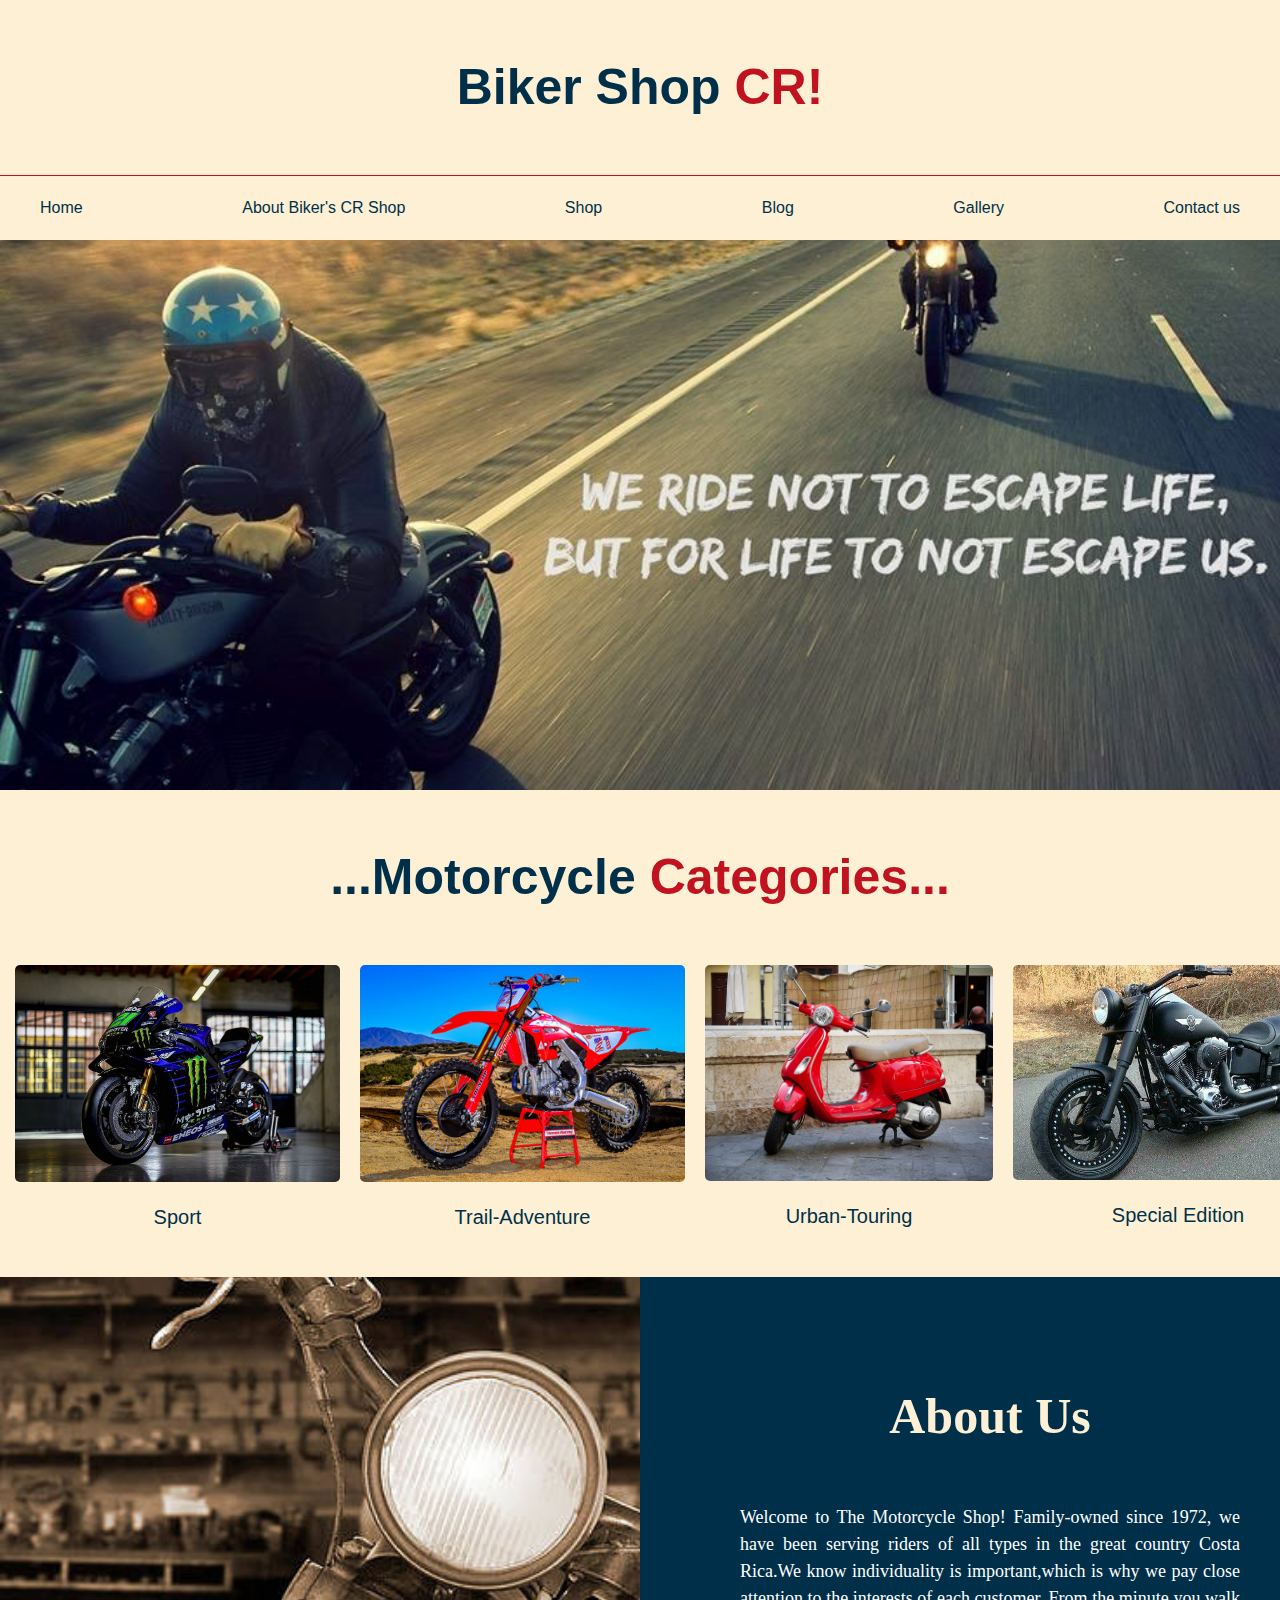
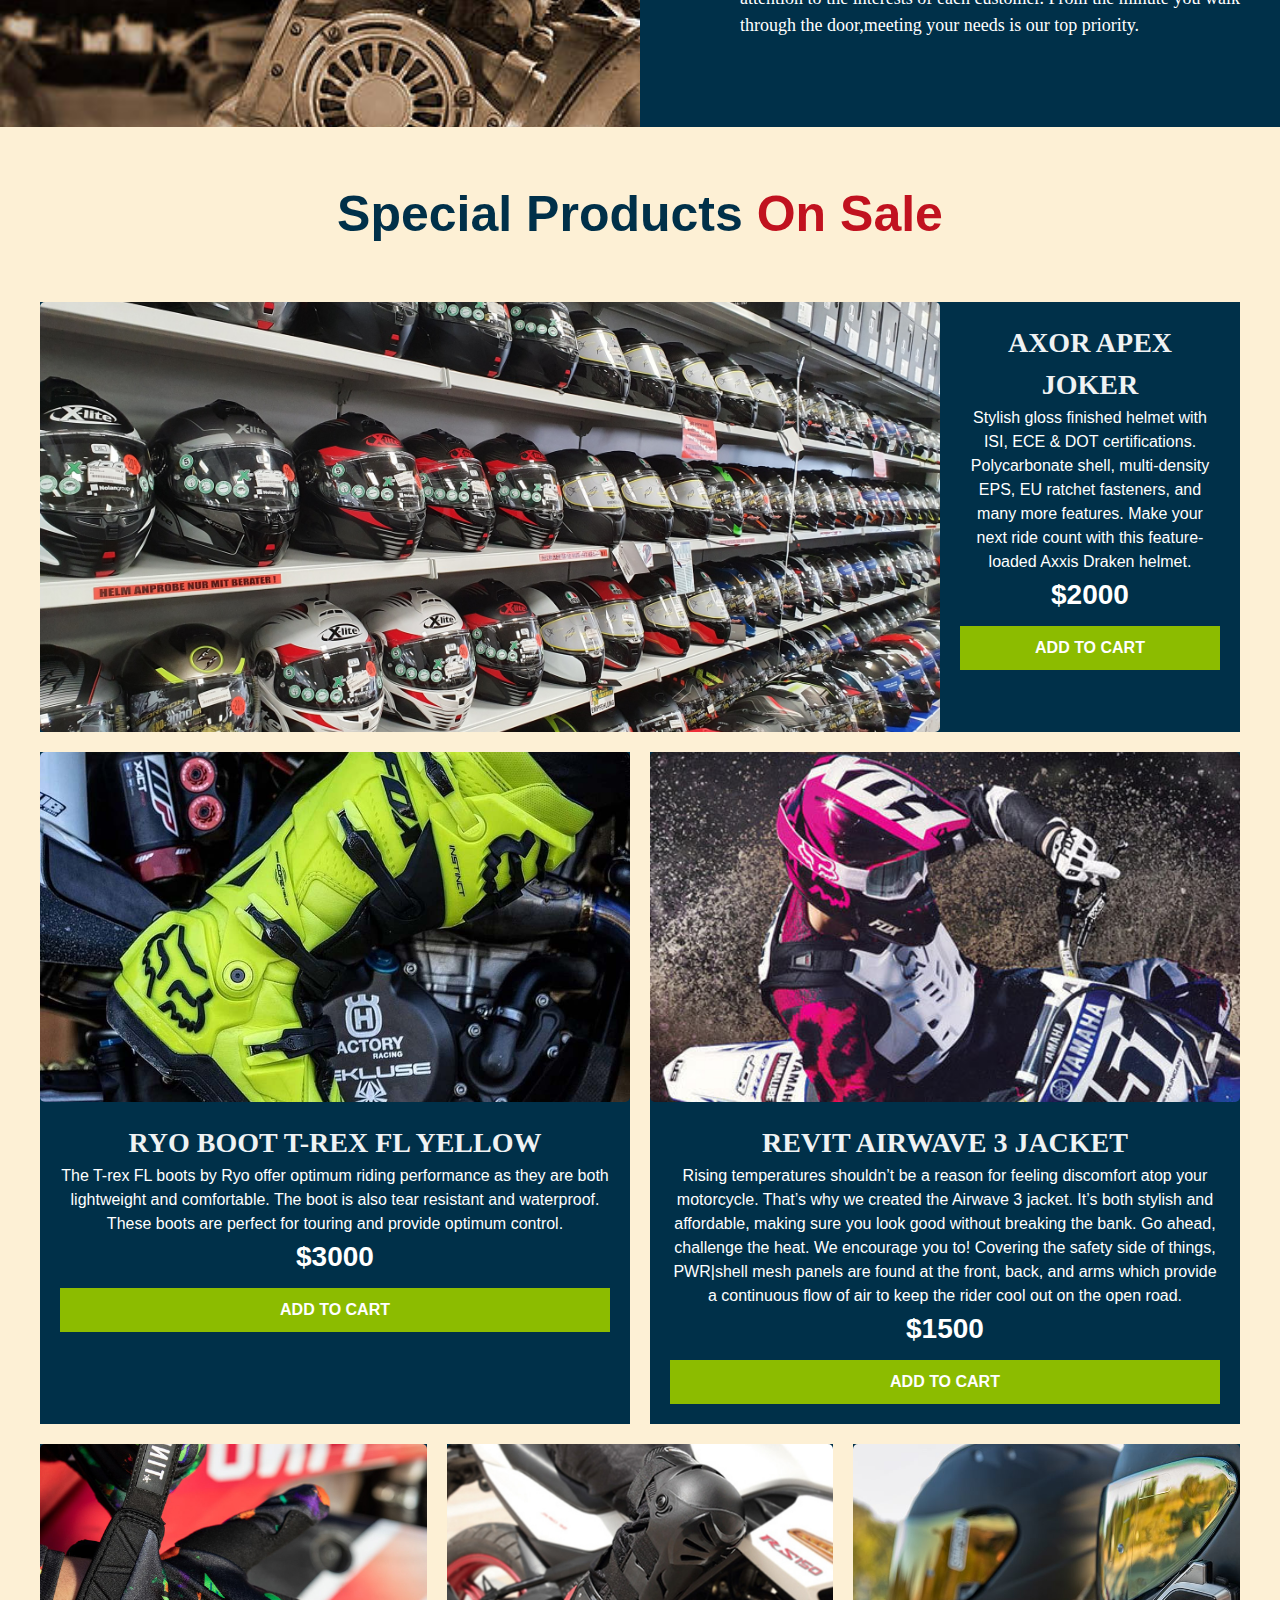
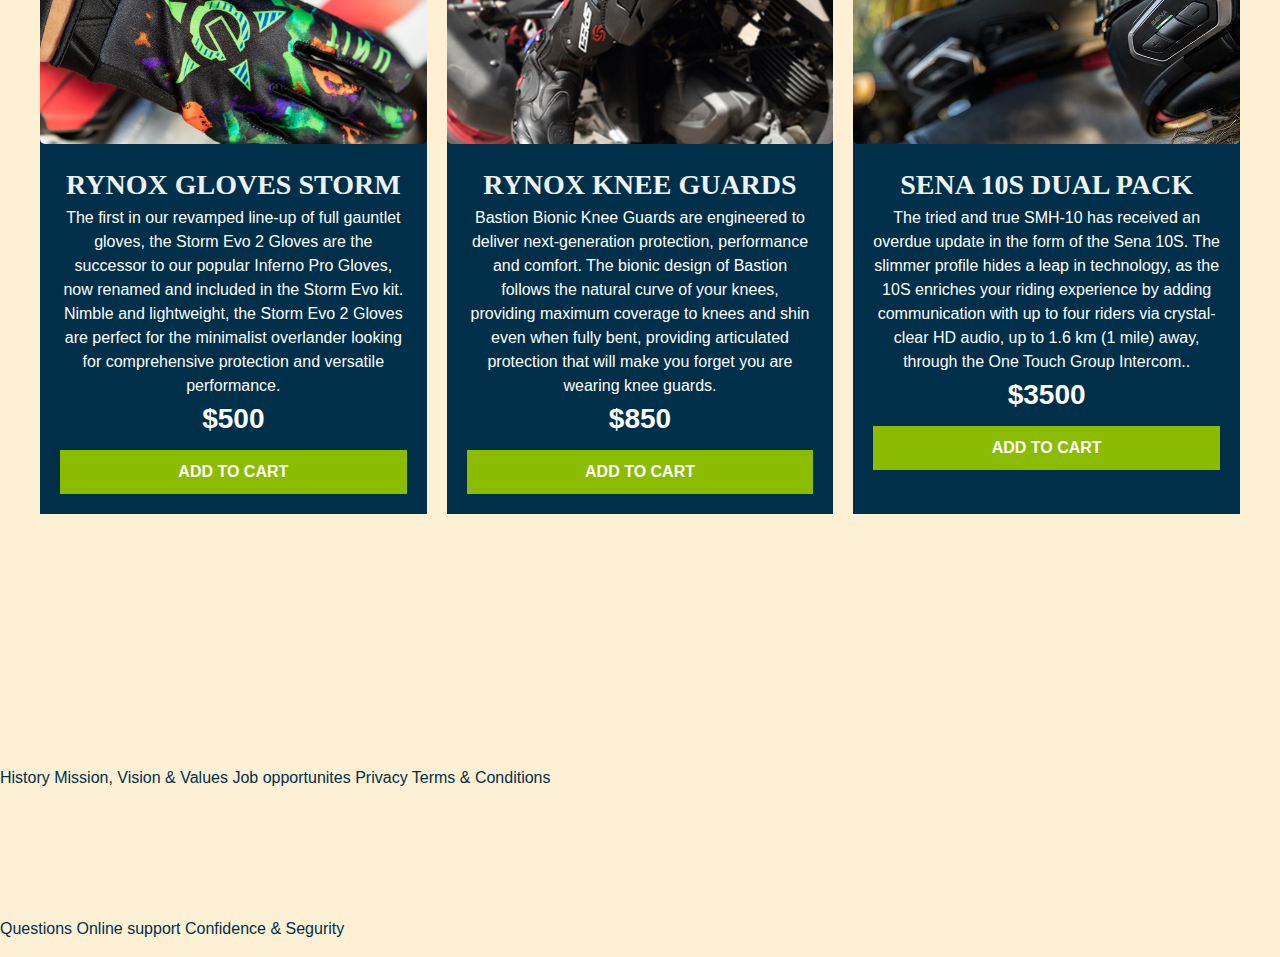
<file: index.html>
<!DOCTYPE html>
<html lang="en">
<head>
    <meta charset="UTF-8">
    <meta http-equiv="X-UA-Compatible" content="IE=edge">
    <meta name="viewport" content="width=device-width, initial-scale=1.0">
    <title>BikerShopCR</title>
    <link rel="stylesheet" href="./css/normalize.css">
    <link rel="stylesheet" href="./css/style.css">
</head>
<body>
    <header >
        <h1 class ="style-title">Biker Shop<span> CR!</span></h1>
    </header>

    <div class="container-nav">
        <nav class="nav-main container" >
            <a href="index.html">Home</a>
            <a href="about.html">About Biker's CR Shop</a>
            <a href="shop.html">Shop</a>
            <a href="blog.html">Blog</a>
            <a href="gallery.html">Gallery</a>
            <a href="contact.html">Contact us</a>
        </nav>
    </div>

    <div class="hero"></div>

    <section class="conteiner categories">
        <h2>...Motorcycle <span>Categories...</span></h2>
    <div class="categories-list">
        <div class="categories-div">
            <img src="./images/1.jpg" alt="Sport Image"/>
            <a href="#sport.html">Sport</a>
        </div>
        <div class="categories-div">
            <img src="./images/5.jpg" alt="Trail Image"/>
            <a href="#trail.html">Trail-Adventure</a>
        </div>
        <div class="categories-div">
            <img src="./images/3.jpg" alt="Urban Image"/>
            <a href="#urban.html">Urban-Touring</a>
        </div>
        <div class="categories-div">
            <img src="./images/4.jpg" alt="Special Image"/>
            <a href="#special.html">Special Edition</a>
        </div>
    </div>
    </section>

    <section class="about-us">
        <div class="container about-us-grid">
            <div class="text-about-us">
            <h3>About Us</h3>
            <p class="text">Welcome to The Motorcycle Shop! Family-owned since 1972, we have been serving riders 
               of all types in the great country Costa Rica.We know individuality is important,which
               is why we pay close attention to the interests of each customer. From the minute you 
               walk through the door,meeting your needs is our top priority.
            </p>
            </div>
        </div>
    </section>


    <main class="main-content container">
        <h2 class="text-center">Special Products <span>On Sale</span></h2>

    <div class="products-list">

        <div class="product">
                <img src="./images/helmet.jpg" alt="Product 1">
            <div class="text-product">
                <h3>AXOR APEX JOKER</h3>
                <p>Stylish gloss finished helmet with ISI, ECE & DOT certifications. 
                    Polycarbonate shell, multi-density EPS, EU ratchet fasteners, and many more features. 
                    Make your next ride count with this feature-loaded Axxis Draken helmet.</p>
                <p class="price">$2000</p>
                <a class="btn" href="#">Add to Cart</a>
            </div>
        </div>

        <div class="product">
                <img src="./images/boots.jpg" alt="Product 2">
            <div class="text-product">
                <h3>RYO BOOT T-REX FL YELLOW</h3>
                <p>The T-rex FL boots by Ryo offer optimum riding performance as they are both lightweight 
                    and comfortable. The boot is also tear resistant and waterproof. 
                    These boots are perfect for touring and provide optimum control.</p>
                <p class="price">$3000</p>
                <a class="btn" href="#">Add to Cart</a>
            </div>
        </div>

        <div class="product">
                <img src="./images/jacket.jpg" alt="Product 3">
            <div class="text-product">
                <h3>REVIT AIRWAVE 3 JACKET</h3>
                <p>Rising temperatures shouldn’t be a reason for feeling discomfort atop your motorcycle. 
                    That’s why we created the Airwave 3 jacket. It’s both stylish and affordable, 
                    making sure you look good without breaking the bank. Go ahead, challenge the heat. 
                    We encourage you to! Covering the safety side of things, PWR|shell mesh panels are found at the front, 
                    back, and arms which provide a continuous flow of air to keep the rider cool out on the open road.</p>
                <p class="price">$1500</p>
                <a class="btn" href="#">Add to Cart</a>
            </div>
        </div>

        <div class="product">
                <img src="./images/gloves.jpg" alt="Product 4">
            <div class="text-product">
                <h3>RYNOX GLOVES STORM</h3>
                <p>The first in our revamped line-up of full gauntlet gloves, the Storm Evo 2 Gloves are the 
                    successor to our popular Inferno Pro Gloves, now renamed and included in the Storm Evo kit. 
                    Nimble and lightweight, the Storm Evo 2 Gloves are perfect for the minimalist overlander 
                    looking for comprehensive protection and versatile performance.</p>
                <p class="price">$500</p>
                <a class="btn" href="#">Add to Cart</a>
            </div>
        </div>

        <div class="product">
                <img src="./images/knee.jpg" alt="Product 5">
            <div class="text-product">
                <h3>RYNOX KNEE GUARDS</h3>
                <p>Bastion Bionic Knee Guards are engineered to deliver next-generation protection, 
                    performance and comfort. The bionic design of Bastion follows the natural curve of 
                    your knees, providing maximum coverage to knees and shin even when fully bent, providing 
                    articulated protection that will make you forget you are wearing knee guards.</p>
                <p class="price">$850</p>
                <a class="btn" href="#">Add to Cart</a>
            </div>
        </div>
        <div class="product">
            <img src="./images/sena.jpg" alt="Product 6">
        <div class="text-product">
            <h3>SENA 10S DUAL PACK</h3>
            <p>The tried and true SMH-10 has received an overdue update in the form of the Sena 10S. 
                The slimmer profile hides a leap in technology, as the 10S enriches your riding experience 
                by adding communication with up to four riders via crystal-clear HD audio, 
                up to 1.6 km (1 mile) away, through the One Touch Group Intercom..</p>
            <p class="price">$3500</p>
            <a class="btn" href="#">Add to Cart</a>
        </div>
    </div>
    </div>
    </main>

    <footer>
       <div>
        <h3>Categories</h3>
        <nav>
            <a href=""></a>
            <a href=""></a>
            <a href=""></a>
            <a href=""></a>
            <a href=""></a>
            
        </nav>
       </div>

       <div>
        <h3>About us</h3>
        <nav>
            <a href="#">History</a>
            <a href="#">Mission, Vision & Values</a>
            <a href="#">Job opportunites</a>
            <a href="#">Privacy</a>
            <a href="#">Terms & Conditions</a>
        </nav>
       </div>
       <div>
        <h3>Support</h3>
        <nav>
            <a href="">Questions</a>
            <a href="">Online support</a>
            <a href="">Confidence & Segurity</a>  
        </nav>
       </div>

       <p></p>
    </footer>
    
</body>
</html>
</file>
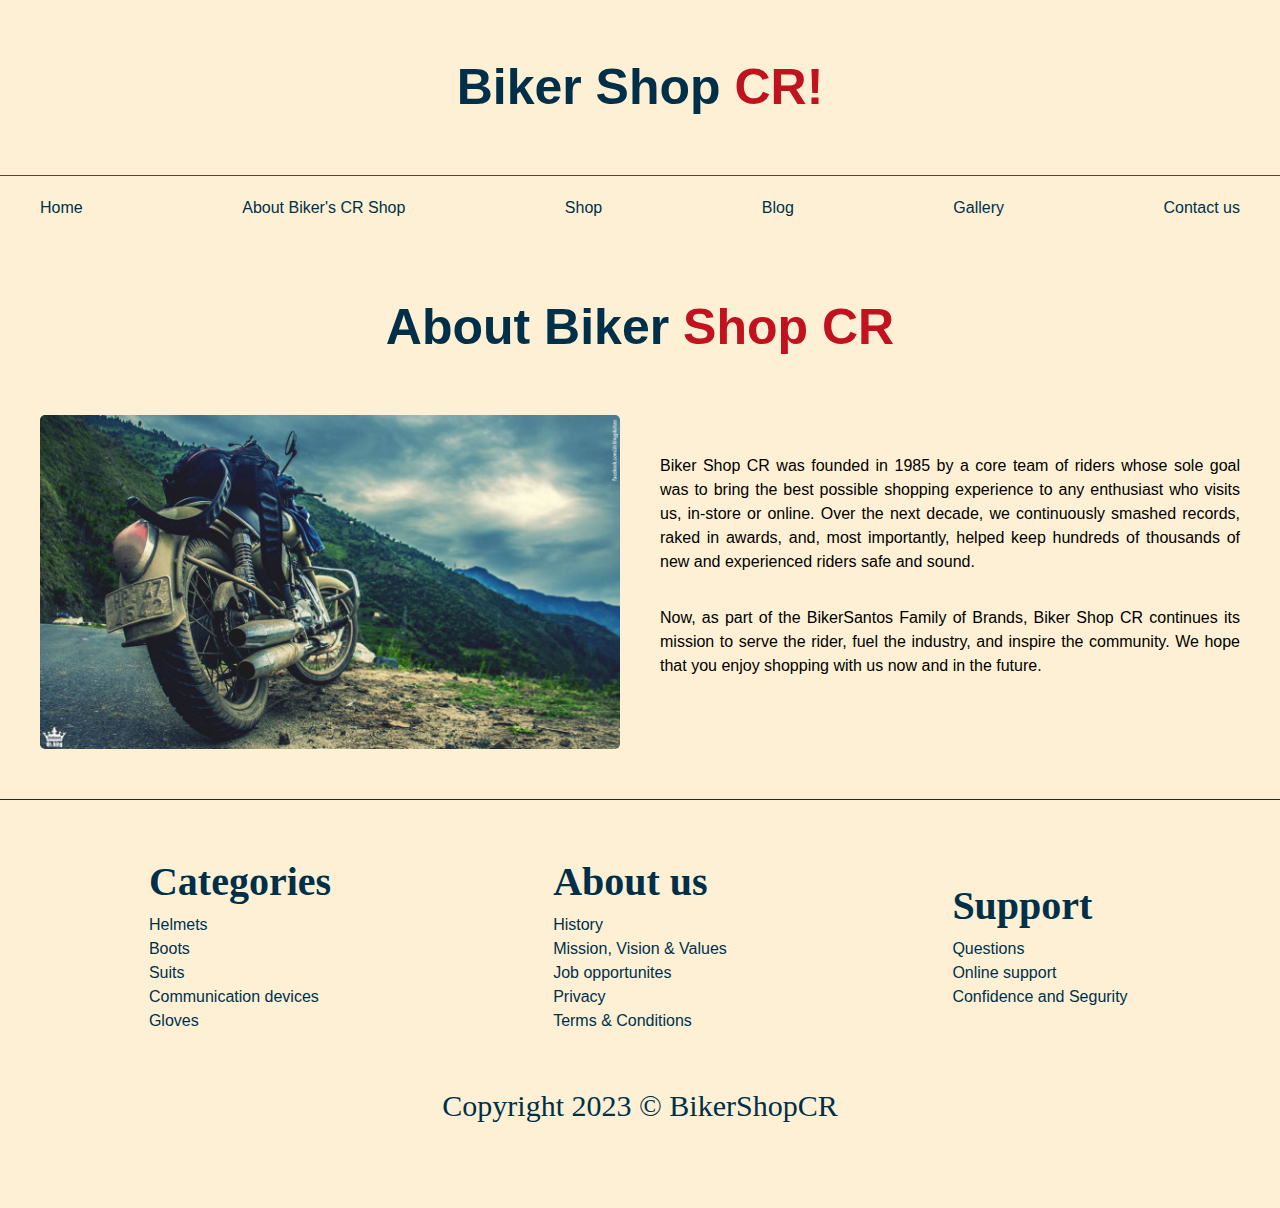
<file: aboutUs.html>
<!DOCTYPE html>
<html lang="en">
<head>
    <meta charset="UTF-8">
    <meta http-equiv="X-UA-Compatible" content="IE=edge">
    <meta name="viewport" content="width=device-width, initial-scale=1.0">
    <title>About Us</title>
    <link rel="stylesheet" href="./css/normalize.css">
    <link rel="stylesheet" href="./css/style.css">
</head>
<body>
    <header >
        <h1 class ="style-title">Biker Shop<span> CR!</span></h1>
    </header>

    <div class="container-nav">
        <nav class="nav-main container" >
            <a href="index.html">Home</a>
            <a href="aboutUs.html">About Biker's CR Shop</a>
            <a href="shop.html">Shop</a>
            <a href="blog.html">Blog</a>
            <a href="gallery.html">Gallery</a>
            <a href="contact.html">Contact us</a>
        </nav>
    </div>


    <main class="main-content container">
        <h2 class="text-center">About Biker <span>Shop CR</span></h2>

        <div class="aboutUs-container">
            <div class="image">
                <img src="./images/ourStory.jpg" alt="About us pic">

            </div>
            <div class="story-inf">
                <p>Biker Shop CR was founded in 1985 by a core team of riders whose sole goal was to bring
                    the best possible shopping experience to any enthusiast who visits us, in-store or 
                    online. Over the next decade, we continuously smashed records, raked in awards, and, 
                    most importantly, helped keep hundreds of thousands of new and experienced riders safe
                    and sound. 
                <p>Now, as part of the BikerSantos Family of Brands, Biker Shop CR continues its
                    mission to serve the rider, fuel the industry, and inspire the community.
                    <span>We hope that you enjoy shopping with us now and in the future.</span></p>
                </p>
            </div>
        </div>
    </main>

  <footer class="footer-site">
        
    <div class="grid-footer container">
       <div class="footer-cent">
        <h3>Categories</h3>
        <nav class="footer-nav">
            <a href="#">Helmets</a>
            <a href="#">Boots</a>
            <a href="#">Suits</a>
            <a href="#">Communication devices</a>
            <a href="#">Gloves</a>  
        </nav>
       </div>

       <div class="footer-cent">
        <h3>About us</h3>
        <nav class="footer-nav">
            <a href="#">History</a>
            <a href="#">Mission, Vision & Values</a>
            <a href="#">Job opportunites</a>
            <a href="#">Privacy</a>
            <a href="#">Terms & Conditions</a>
        </nav>
       </div>

       <div class="footer-cent">
        <h3>Support</h3>
        <nav class="footer-nav">
            <a href="">Questions</a>
            <a href="">Online support</a>
            <a href="">Confidence and Segurity</a>  
        </nav>
       </div>

    </div>
        <p>Copyright 2023 © BikerShopCR</p>
 </footer>
    
</body>
</html>
</file>
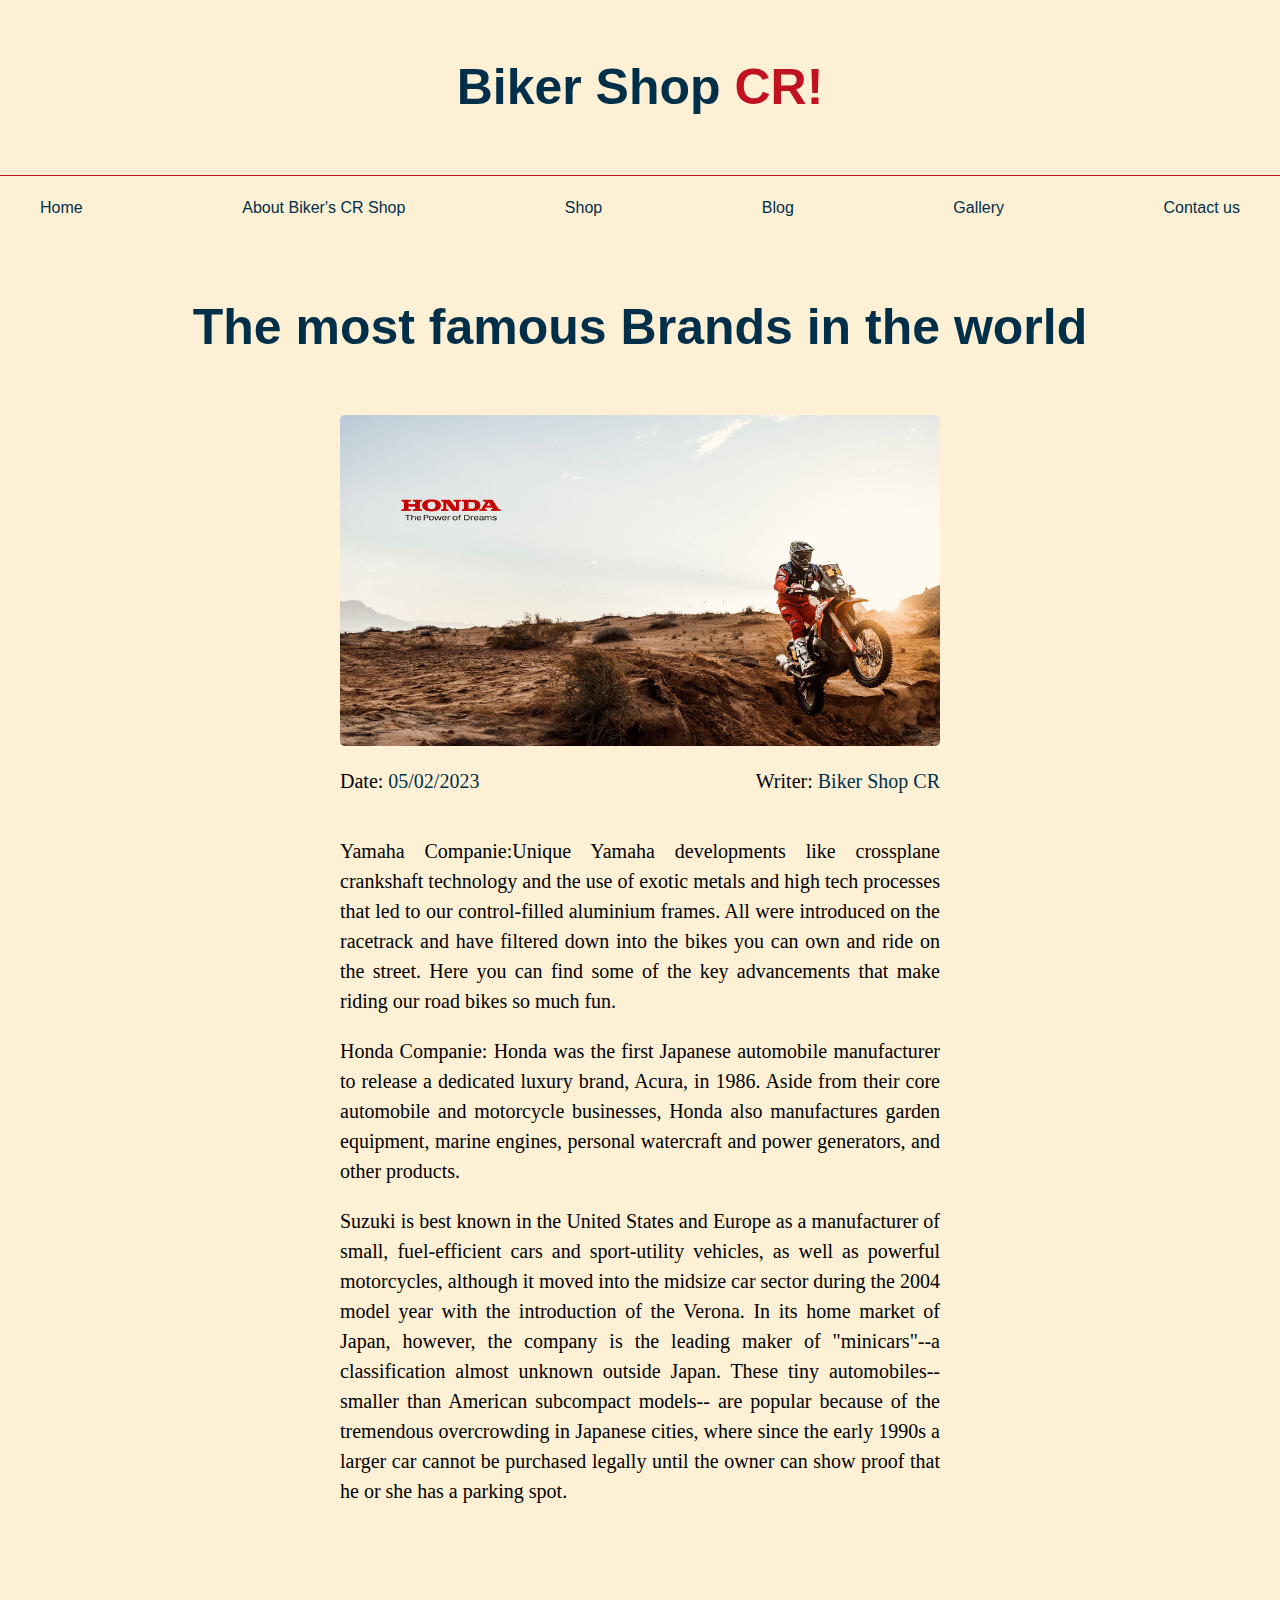
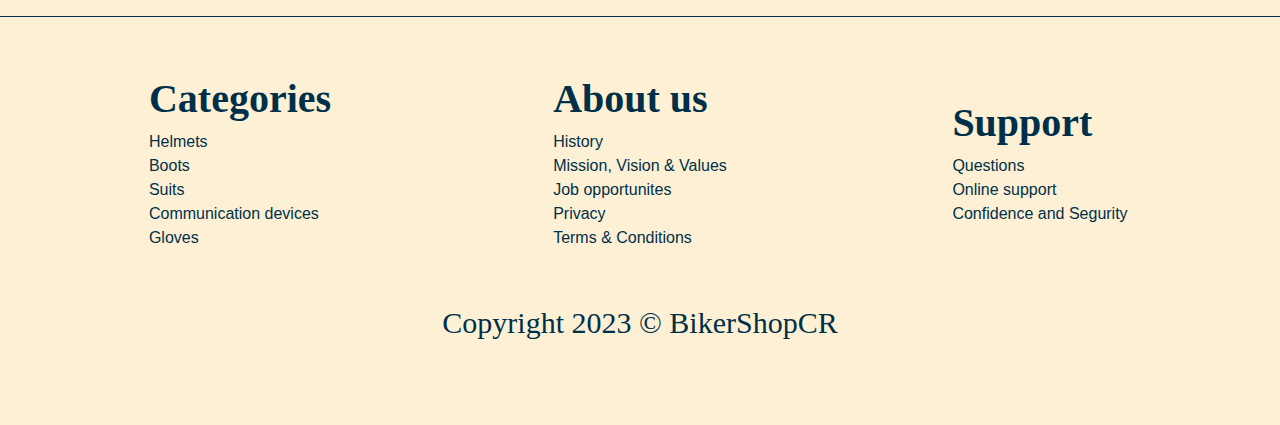
<file: article1.html>
<!DOCTYPE html>
<html lang="en">
<head>
    <meta charset="UTF-8">
    <meta http-equiv="X-UA-Compatible" content="IE=edge">
    <meta name="viewport" content="width=device-width, initial-scale=1.0">
    <title>Article 1</title>
    <link rel="stylesheet" href="./css/normalize.css">
    <link rel="stylesheet" href="./css/style.css">
</head>
<body>
    <header >
        <h1 class ="style-title">Biker Shop<span> CR!</span></h1>
    </header>

    <div class="container-nav">
        <nav class="nav-main container" >
            <a href="index.html">Home</a>
            <a href="aboutUs.html">About Biker's CR Shop</a>
            <a href="Shop.html">Shop</a>
            <a href="blog.html">Blog</a>
            <a href="gallery.html">Gallery</a>
            <a href="contact.html">Contact us</a>
        </nav>
    </div>
    
    <main class="main-content container">
        <h2 class="text-center">The most famous Brands in the world</h2>
                
                    <article class="in content-in-blog">
                        <div class="image">
                            <img src="./images/brands.jpg" alt="blog-pic-1">
                        </div>

                        <div class="meta-data">
                            <p>Date: <span>05/02/2023</span></p>
                            <p>Writer: <span>Biker Shop CR</span></p>
                        </div>

                        <div class="blog-in">
                            <p>Yamaha Companie:Unique Yamaha developments like crossplane crankshaft technology and the use of 
                                exotic metals and high tech processes that led to our control-filled aluminium 
                                frames. All were introduced on the racetrack and have filtered down into the bikes 
                                you can own and ride on the street. Here you can find some of the key advancements 
                                that make riding our road bikes so much fun.
                            </p>
                            <p>Honda Companie: Honda was the first Japanese automobile manufacturer to release a dedicated 
                                luxury brand, Acura, in 1986. Aside from their core automobile and motorcycle 
                                businesses, Honda also manufactures garden equipment, marine engines, personal 
                                watercraft and power generators, and other products.
                            </p>
                            <p>Suzuki is best known in the United States and Europe as a manufacturer of small,
                               fuel-efficient cars and sport-utility vehicles, as well as powerful motorcycles,
                               although it moved into the midsize car sector during the 2004 model year with 
                               the introduction of the Verona. In its home market of Japan, however, the 
                               company is the leading maker of "minicars"--a classification almost unknown 
                               outside Japan. These tiny automobiles--smaller than American subcompact models--
                               are popular because of the tremendous overcrowding in Japanese cities, where 
                               since the early 1990s a larger car cannot be purchased legally until the owner 
                               can show proof that he or she has a parking spot.
                            </p>
                        </div>
                    </article>
               
        
    </main>

  <footer class="footer-site">
        
    <div class="grid-footer container">
       <div class="footer-cent">
        <h3>Categories</h3>
        <nav class="footer-nav">
            <a href="#">Helmets</a>
            <a href="#">Boots</a>
            <a href="#">Suits</a>
            <a href="#">Communication devices</a>
            <a href="#">Gloves</a>  
        </nav>
       </div>

       <div class="footer-cent">
        <h3>About us</h3>
        <nav class="footer-nav">
            <a href="#">History</a>
            <a href="#">Mission, Vision & Values</a>
            <a href="#">Job opportunites</a>
            <a href="#">Privacy</a>
            <a href="#">Terms & Conditions</a>
        </nav>
       </div>

       <div class="footer-cent">
        <h3>Support</h3>
        <nav class="footer-nav">
            <a href="">Questions</a>
            <a href="">Online support</a>
            <a href="">Confidence and Segurity</a>  
        </nav>
       </div>

    </div>
        <p>Copyright 2023 © BikerShopCR</p>
 </footer>
    
</body>
</html>
</file>
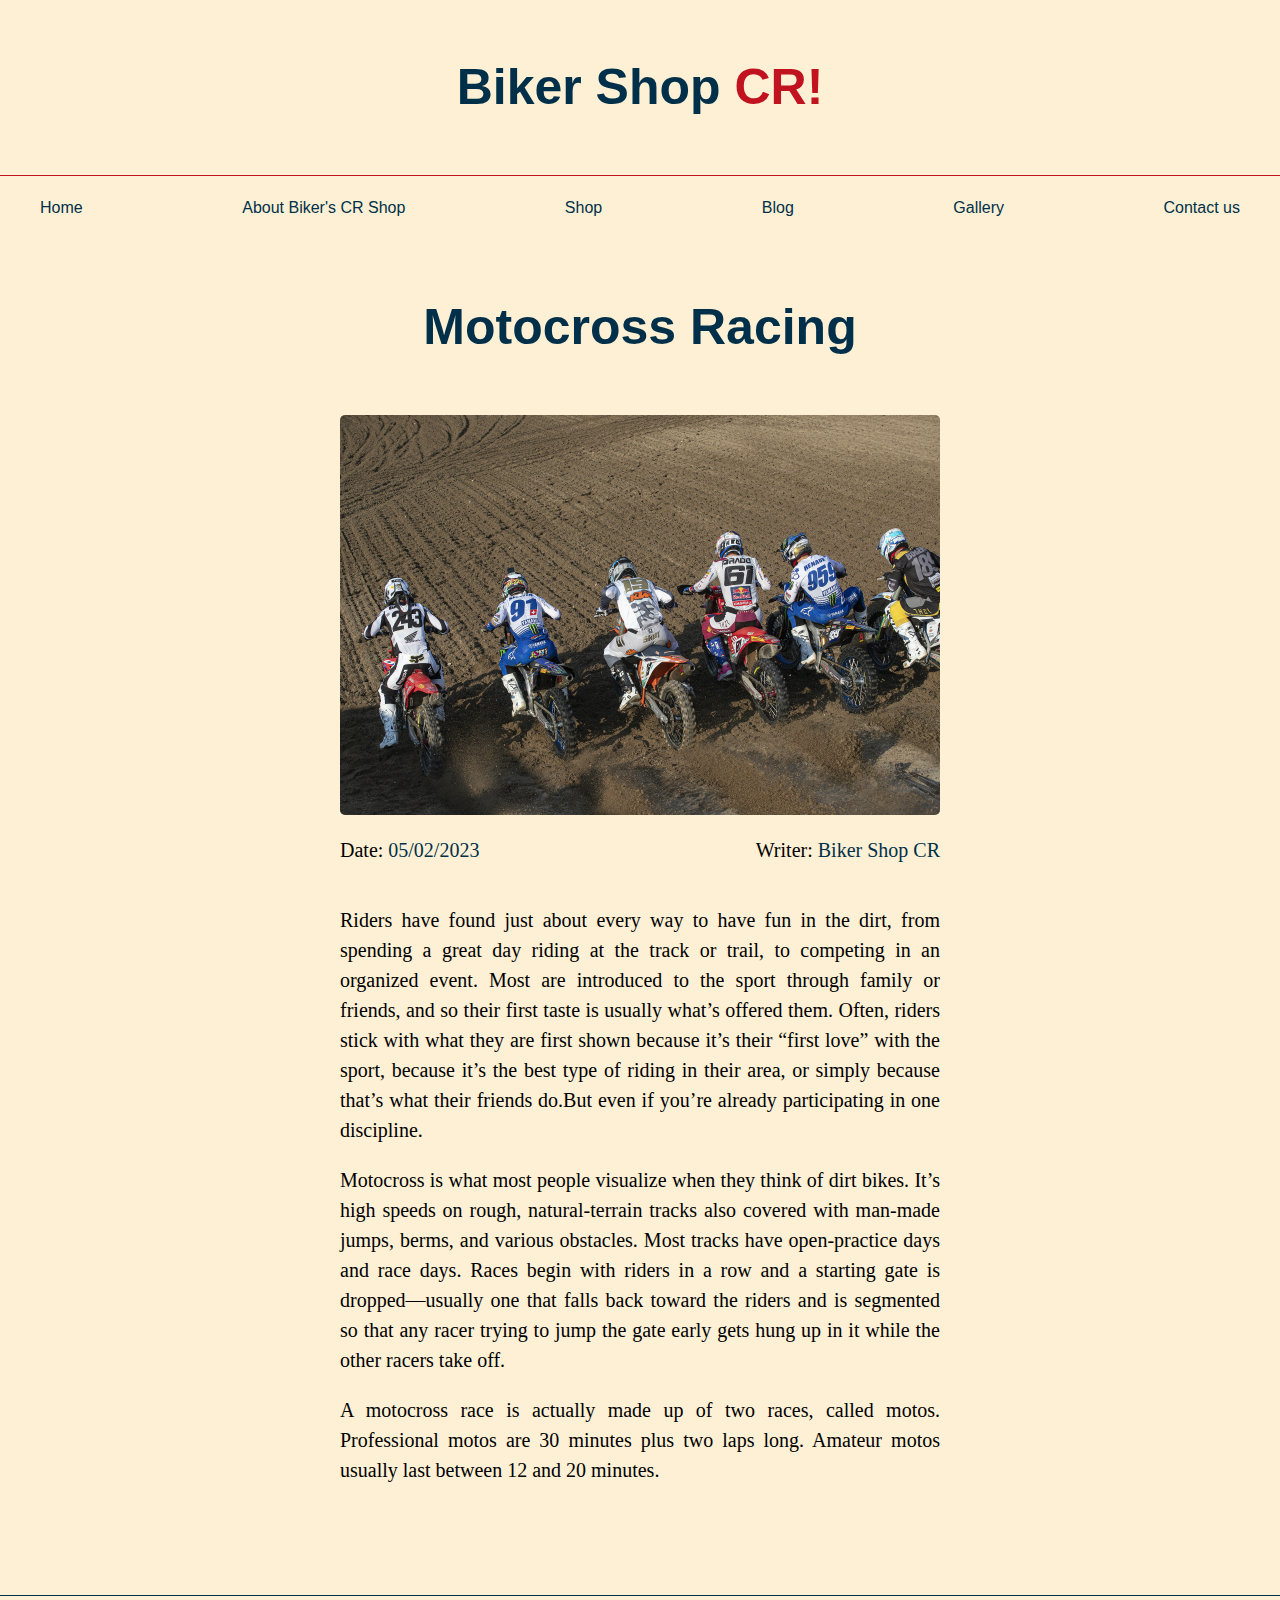
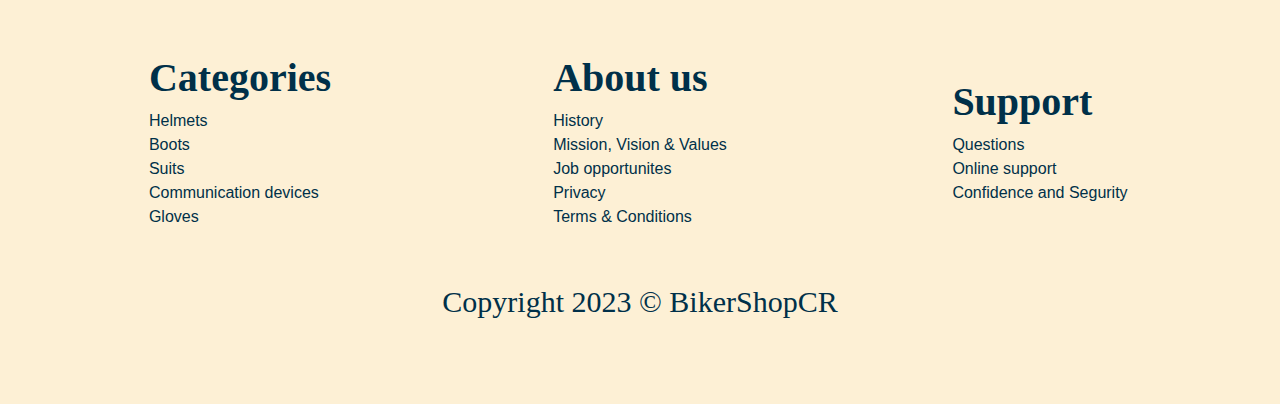
<file: article2.html>
<!DOCTYPE html>
<html lang="en">
<head>
    <meta charset="UTF-8">
    <meta http-equiv="X-UA-Compatible" content="IE=edge">
    <meta name="viewport" content="width=device-width, initial-scale=1.0">
    <title>Article 1</title>
    <link rel="stylesheet" href="./css/normalize.css">
    <link rel="stylesheet" href="./css/style.css">
</head>
<body>
    <header >
        <h1 class ="style-title">Biker Shop<span> CR!</span></h1>
    </header>

    <div class="container-nav">
        <nav class="nav-main container" >
            <a href="index.html">Home</a>
            <a href="aboutUs.html">About Biker's CR Shop</a>
            <a href="Shop.html">Shop</a>
            <a href="blog.html">Blog</a>
            <a href="gallery.html">Gallery</a>
            <a href="contact.html">Contact us</a>
        </nav>
    </div>
    
    <main class="main-content container">
        <h2 class="text-center">Motocross Racing</h2>
                
                    <article class="in content-in-blog">
                        <div class="image">
                            <img src="./images/race.jpg" alt="blog-pic-1">
                        </div>

                        <div class="meta-data">
                            <p>Date: <span>05/02/2023</span></p>
                            <p>Writer: <span>Biker Shop CR</span></p>
                        </div>

                        <div class="blog-in">
                            <p>Riders have found just about every way to have fun in the dirt, from spending 
                                a great day riding at the track or trail, to competing in an organized event. 
                                Most are introduced to the sport through family or friends, and so their first 
                                taste is usually what’s offered them. Often, riders stick with what they are 
                                first shown because it’s their “first love” with the sport, because it’s the 
                                best type of riding in their area, or simply because that’s what their friends 
                                do.But even if you’re already participating in one discipline.
                            </p>
                            <p> Motocross is what most people visualize when they think of dirt bikes. 
                                It’s high speeds on rough, natural-terrain tracks also covered with man-made 
                                jumps, berms, and various obstacles. Most tracks have open-practice days and 
                                race days. Races begin with riders in a row and a starting gate is dropped—usually 
                                one that falls back toward the riders and is segmented so that any racer trying to 
                                jump the gate early gets hung up in it while the other racers take off. 
                            </p>
                            <p>A motocross race is actually made up of two races, called motos. 
                                Professional motos are 30 minutes plus two laps long. 
                                Amateur motos usually last between 12 and 20 minutes.
                            </p>
                        </div>
                    </article>
               
        
    </main>

  <footer class="footer-site">
        
    <div class="grid-footer container">
       <div class="footer-cent">
        <h3>Categories</h3>
        <nav class="footer-nav">
            <a href="#">Helmets</a>
            <a href="#">Boots</a>
            <a href="#">Suits</a>
            <a href="#">Communication devices</a>
            <a href="#">Gloves</a>  
        </nav>
       </div>

       <div class="footer-cent">
        <h3>About us</h3>
        <nav class="footer-nav">
            <a href="#">History</a>
            <a href="#">Mission, Vision & Values</a>
            <a href="#">Job opportunites</a>
            <a href="#">Privacy</a>
            <a href="#">Terms & Conditions</a>
        </nav>
       </div>

       <div class="footer-cent">
        <h3>Support</h3>
        <nav class="footer-nav">
            <a href="">Questions</a>
            <a href="">Online support</a>
            <a href="">Confidence and Segurity</a>  
        </nav>
       </div>

    </div>
        <p>Copyright 2023 © BikerShopCR</p>
 </footer>
    
</body>
</html>
</file>
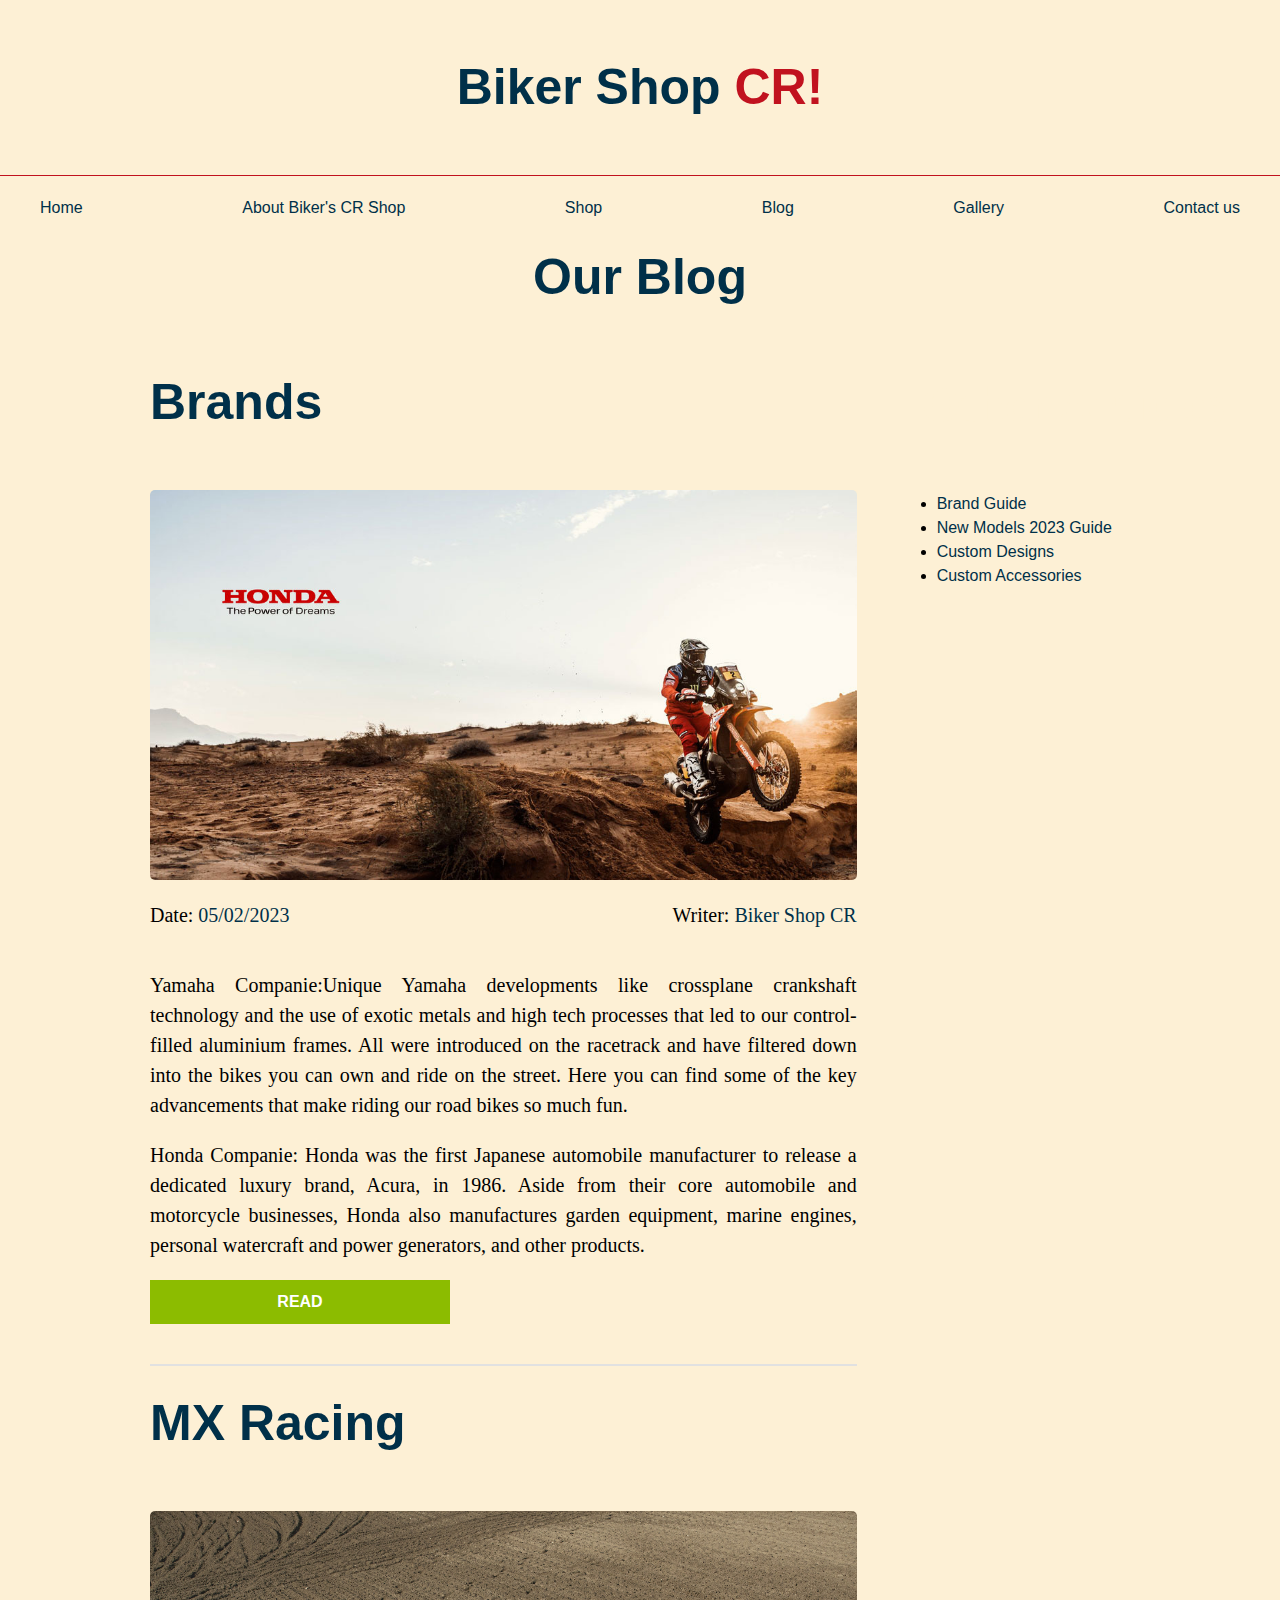
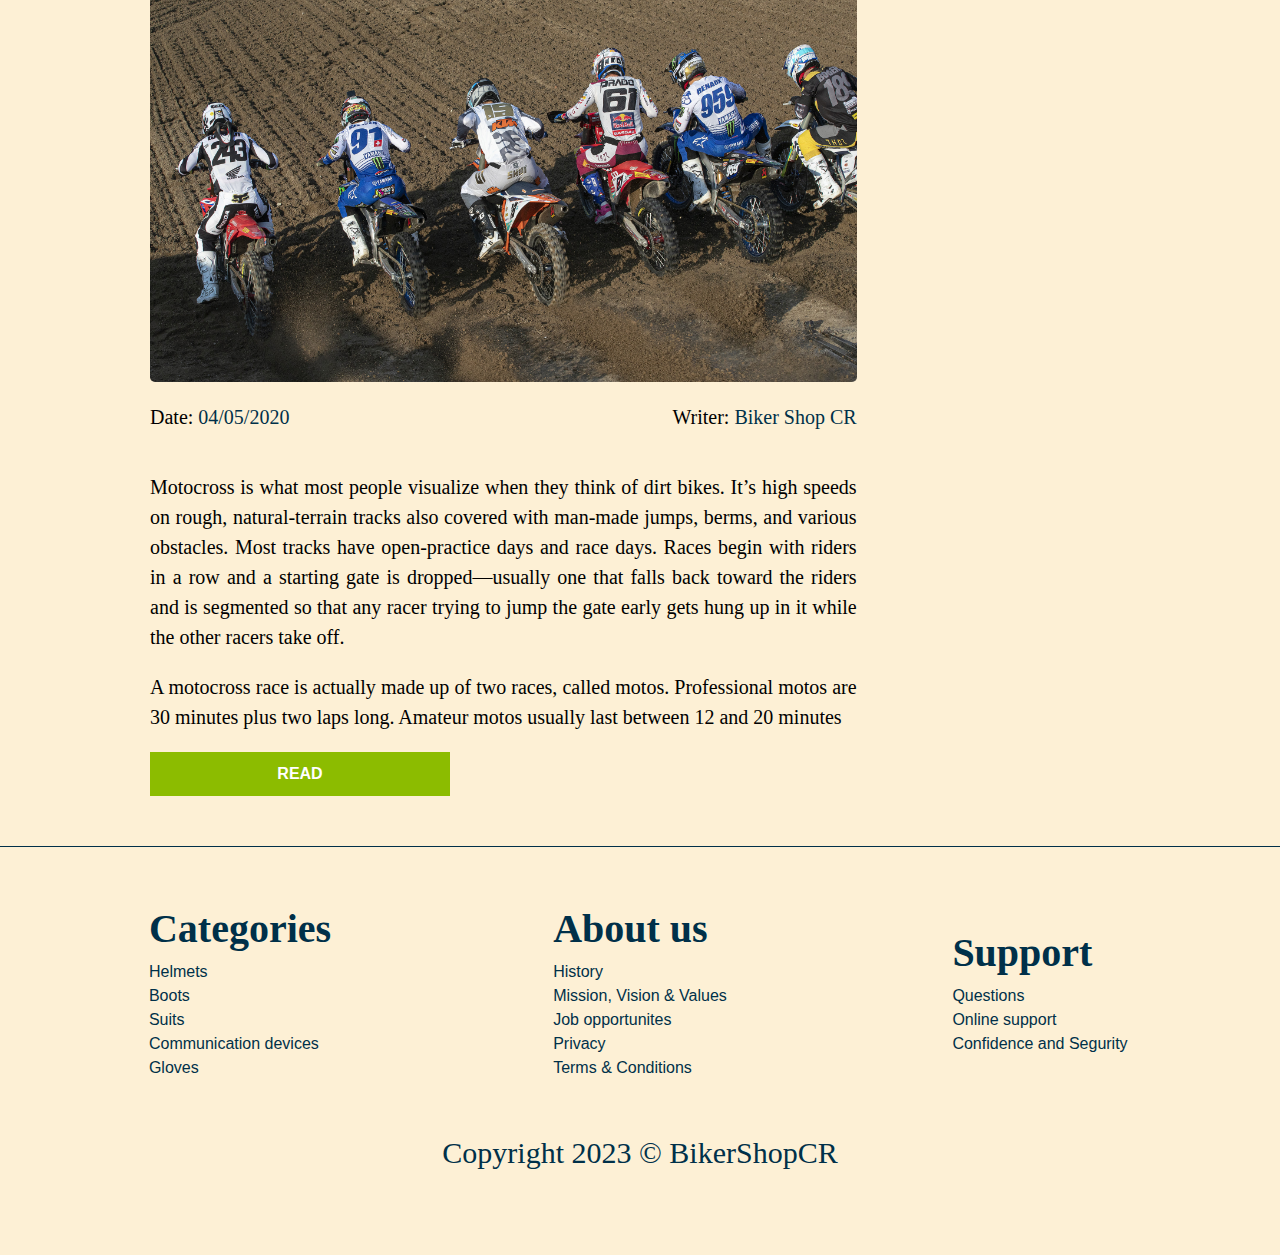
<file: blog.html>
<!DOCTYPE html>
<html lang="en">
<head>
    <meta charset="UTF-8">
    <meta http-equiv="X-UA-Compatible" content="IE=edge">
    <meta name="viewport" content="width=device-width, initial-scale=1.0">
    <title>Blog</title>
    <link rel="stylesheet" href="./css/normalize.css">
    <link rel="stylesheet" href="./css/style.css">
</head>
<body>
    <header >
        <h1 class ="style-title">Biker Shop<span> CR!</span></h1>
    </header>

    <div class="container-nav">
        <nav class="nav-main container" >
            <a href="index.html">Home</a>
            <a href="aboutUs.html">About Biker's CR Shop</a>
            <a href="Shop.html">Shop</a>
            <a href="blog.html">Blog</a>
            <a href="gallery.html">Gallery</a>
            <a href="contact.html">Contact us</a>
        </nav>
    </div>
    
    <main>
        <h2 class="text-center">Our Blog</h2>

        <section class="container-blog">
                <div class="blog">
                    <article class="in">
                        <h2>Brands</h2>

                        <div class="image">
                            <img src="./images/brands.jpg" alt="blog-pic-1">
                        </div>

                        <div class="meta-data">
                            <p>Date: <span>05/02/2023</span></p>
                            <p>Writer: <span>Biker Shop CR</span></p>
                        </div>

                        <div class="blog-in">
                            <p>Yamaha Companie:Unique Yamaha developments like crossplane crankshaft technology and the use of 
                                exotic metals and high tech processes that led to our control-filled aluminium 
                                frames. All were introduced on the racetrack and have filtered down into the bikes 
                                you can own and ride on the street. Here you can find some of the key advancements 
                                that make riding our road bikes so much fun.
                            </p>
                            <p>Honda Companie: Honda was the first Japanese automobile manufacturer to release a dedicated 
                                luxury brand, Acura, in 1986. Aside from their core automobile and motorcycle 
                                businesses, Honda also manufactures garden equipment, marine engines, personal 
                                watercraft and power generators, and other products.
                            </p>
                        </div>
                        <a href="./article1.html" class="btn max-with-30">Read</a>
                    </article>

                    <article>
                        <h2>MX Racing</h2>

                        <div class="image">
                            <img src="./images/race.jpg" alt="blog-pic-1">
                        </div>

                        <div class="meta-data">
                            <p>Date: <span>04/05/2020</span></p>
                            <p>Writer: <span>Biker Shop CR</span></p>
                        </div>

                        <div class="blog-in">
                            <p> Motocross is what most people visualize when they think of dirt bikes. 
                                It’s high speeds on rough, natural-terrain tracks also covered with man-made 
                                jumps, berms, and various obstacles. Most tracks have open-practice days and 
                                race days. Races begin with riders in a row and a starting gate is dropped—usually 
                                one that falls back toward the riders and is segmented so that any racer trying to 
                                jump the gate early gets hung up in it while the other racers take off. 
                            </p>
                            <p>A motocross race is actually made up of two races, called motos. 
                                Professional motos are 30 minutes plus two laps long. 
                                Amateur motos usually last between 12 and 20 minutes
                            </p>
                        </div>

                        <a href="./article2.html" class="btn max-with-30">Read</a>
                    </article>
                </div>
            <aside>
                <h3>Other Articles</h3>
                <ul>
                    <li>
                        <a href="#">Brand Guide</a>
                    </li>
                    <li>
                        <a href="#">New Models 2023 Guide</a>
                    </li>
                    <li>
                        <a href="#">Custom Designs</a>
                    </li>
                    <li>
                        <a href="#">Custom Accessories</a>
                    </li>
                </ul>
            </aside>
        </section>
    </main>

  <footer class="footer-site">
        
    <div class="grid-footer container">
       <div class="footer-cent">
        <h3>Categories</h3>
        <nav class="footer-nav">
            <a href="#">Helmets</a>
            <a href="#">Boots</a>
            <a href="#">Suits</a>
            <a href="#">Communication devices</a>
            <a href="#">Gloves</a>  
        </nav>
       </div>

       <div class="footer-cent">
        <h3>About us</h3>
        <nav class="footer-nav">
            <a href="#">History</a>
            <a href="#">Mission, Vision & Values</a>
            <a href="#">Job opportunites</a>
            <a href="#">Privacy</a>
            <a href="#">Terms & Conditions</a>
        </nav>
       </div>

       <div class="footer-cent">
        <h3>Support</h3>
        <nav class="footer-nav">
            <a href="">Questions</a>
            <a href="">Online support</a>
            <a href="">Confidence and Segurity</a>  
        </nav>
       </div>

    </div>
        <p>Copyright 2023 © BikerShopCR</p>
 </footer>
    
</body>
</html>
</file>
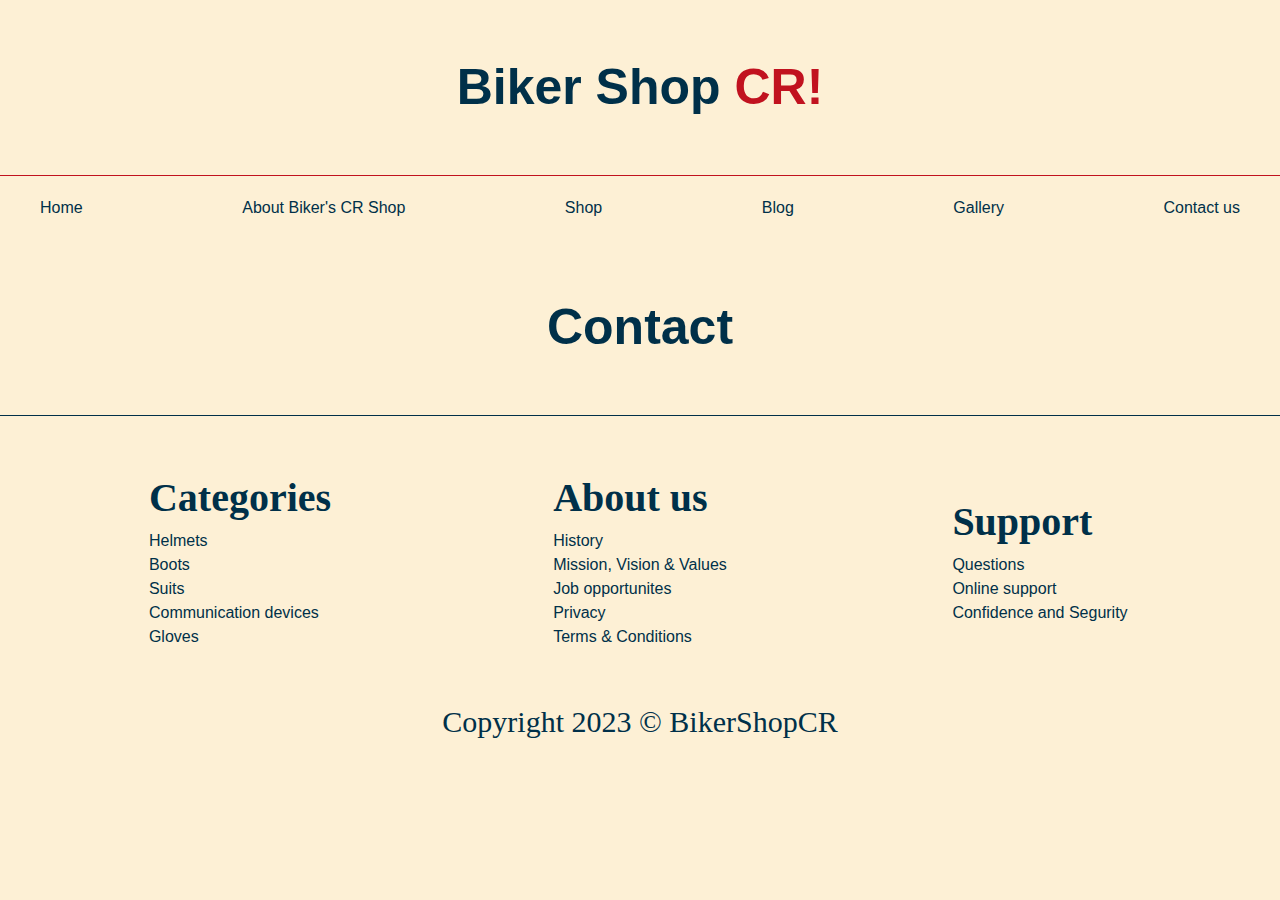
<file: contact.html>
<!DOCTYPE html>
<html lang="en">
<head>
    <meta charset="UTF-8">
    <meta http-equiv="X-UA-Compatible" content="IE=edge">
    <meta name="viewport" content="width=device-width, initial-scale=1.0">
    <title>Article 1</title>
    <link rel="stylesheet" href="./css/normalize.css">
    <link rel="stylesheet" href="./css/style.css">
</head>
<body>
    <header >
        <h1 class ="style-title">Biker Shop<span> CR!</span></h1>
    </header>

    <div class="container-nav">
        <nav class="nav-main container" >
            <a href="index.html">Home</a>
            <a href="aboutUs.html">About Biker's CR Shop</a>
            <a href="Shop.html">Shop</a>
            <a href="blog.html">Blog</a>
            <a href="gallery.html">Gallery</a>
            <a href="contact.html">Contact us</a>
        </nav>
    </div>
    
    <main class="main-content container">
        <h2 class="text-center">Contact</h2>            
    </main>

  <footer class="footer-site">
        
    <div class="grid-footer container">
       <div class="footer-cent">
        <h3>Categories</h3>
        <nav class="footer-nav">
            <a href="#">Helmets</a>
            <a href="#">Boots</a>
            <a href="#">Suits</a>
            <a href="#">Communication devices</a>
            <a href="#">Gloves</a>  
        </nav>
       </div>

       <div class="footer-cent">
        <h3>About us</h3>
        <nav class="footer-nav">
            <a href="#">History</a>
            <a href="#">Mission, Vision & Values</a>
            <a href="#">Job opportunites</a>
            <a href="#">Privacy</a>
            <a href="#">Terms & Conditions</a>
        </nav>
       </div>

       <div class="footer-cent">
        <h3>Support</h3>
        <nav class="footer-nav">
            <a href="">Questions</a>
            <a href="">Online support</a>
            <a href="">Confidence and Segurity</a>  
        </nav>
       </div>

    </div>
        <p>Copyright 2023 © BikerShopCR</p>
 </footer>
    
</body>
</html>
</file>
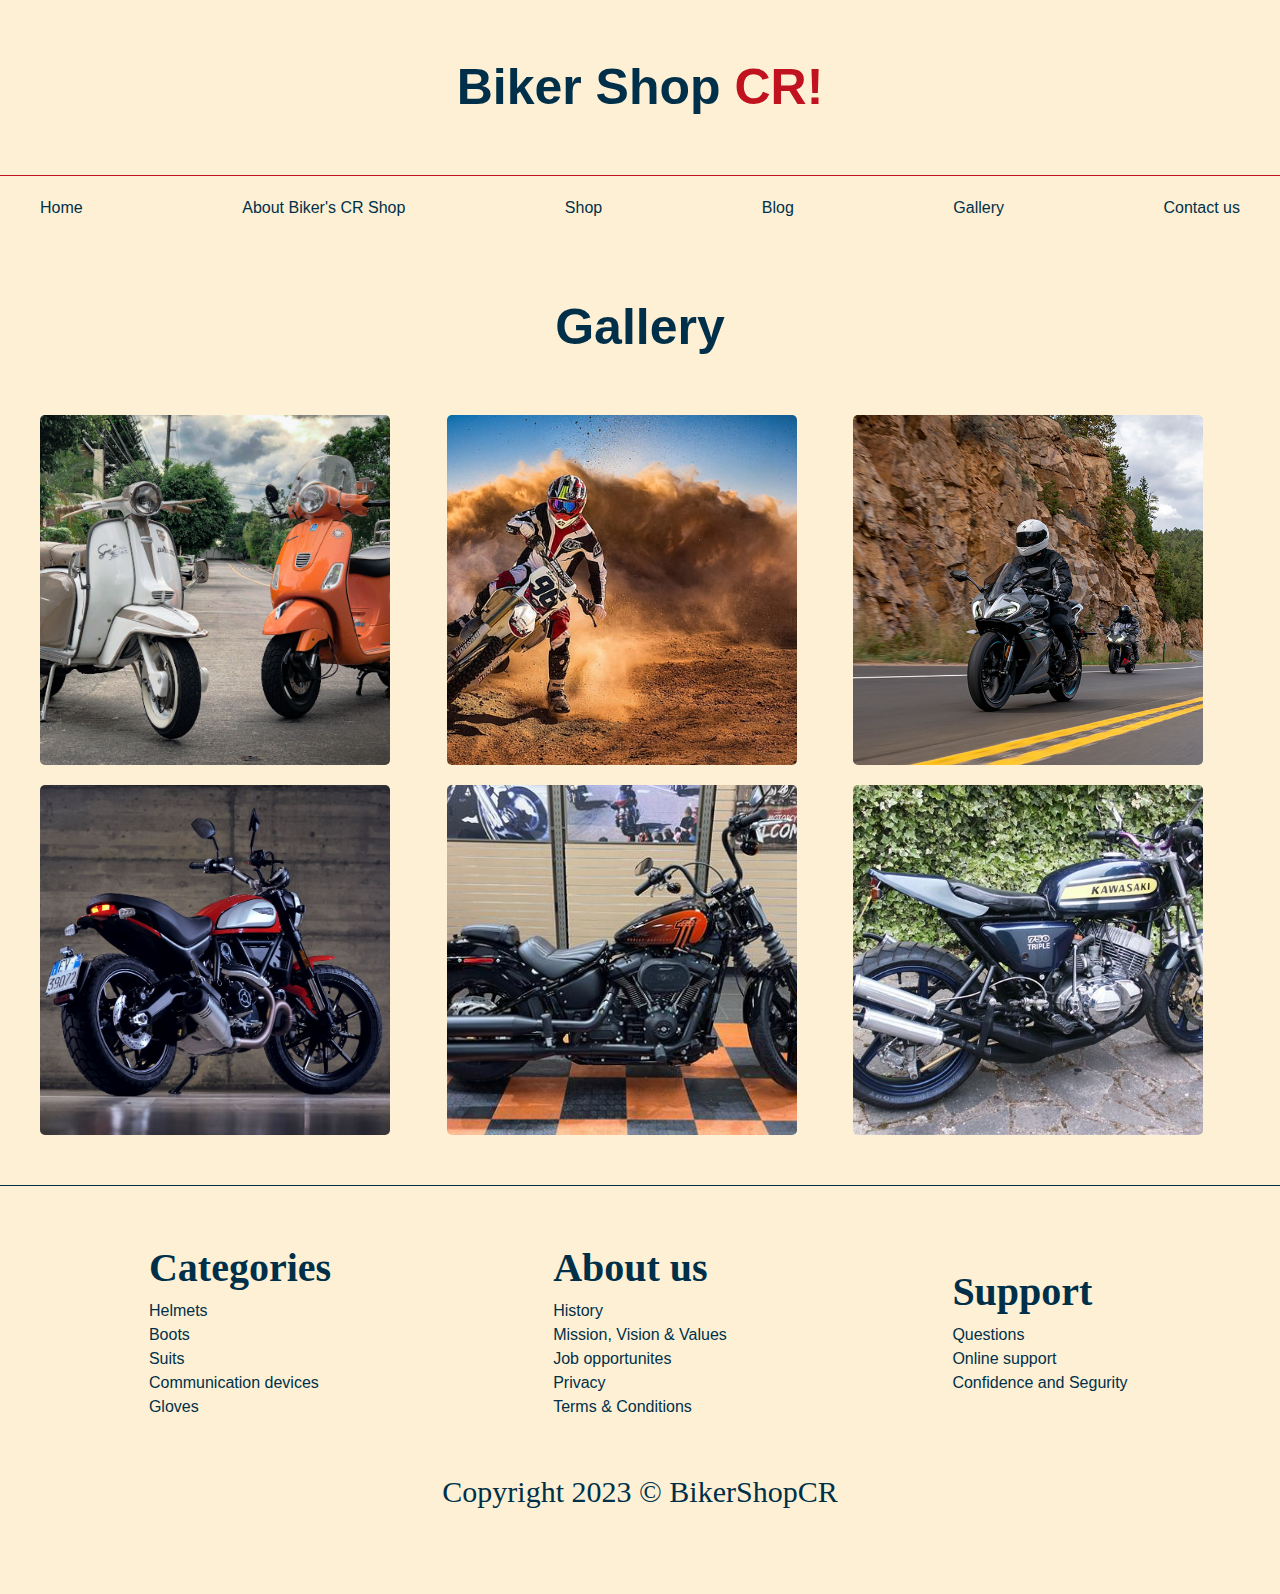
<file: gallery.html>
<!DOCTYPE html>
<html lang="en">
<head>
    <meta charset="UTF-8">
    <meta http-equiv="X-UA-Compatible" content="IE=edge">
    <meta name="viewport" content="width=device-width, initial-scale=1.0">
    <title>Article 1</title>
    <link rel="stylesheet" href="./css/normalize.css">
    <link rel="stylesheet" href="./css/style.css">
</head>
<body>
    <header >
        <h1 class ="style-title">Biker Shop<span> CR!</span></h1>
    </header>

    <div class="container-nav">
        <nav class="nav-main container" >
            <a href="index.html">Home</a>
            <a href="aboutUs.html">About Biker's CR Shop</a>
            <a href="Shop.html">Shop</a>
            <a href="blog.html">Blog</a>
            <a href="gallery.html">Gallery</a>
            <a href="contact.html">Contact us</a>
        </nav>
    </div>
    
    <main class="main-content container">
        <h2 class="text-center">Gallery</h2>

        <ul class="gallery">
            <li>
                <a href="./images/pic-01.jpg">
                    <img src="./images/pic-01.jpg" alt="pic-01">
                </a>
            </li>
            <li>
                <a href="./images/pic-02.jpg">
                    <img src="./images/pic-02.jpg" alt="pic-02">
                </a>
            </li>
            <li>
                <a href="./images/pic-03.jpg">
                    <img src="./images/pic-03.jpg" alt="pic-03">
                </a>
            </li>
            <li>
                <a href="./images/pic-04.jpg">
                    <img src="./images/pic-04.jpg" alt="pic-04">
                </a>
            </li>
            <li>
                <a href="./images/pic-05.jpg">
                    <img src="./images/pic-05.jpg" alt="pic-05">
                </a>
            </li>
            <li>
                <a href="./images/pic-06.jpg">
                    <img src="./images/pic-06.jpg" alt="pic-06">
                </a>
            </li>
        </ul>
                
    </main>

  <footer class="footer-site">
        
    <div class="grid-footer container">
       <div class="footer-cent">
        <h3>Categories</h3>
        <nav class="footer-nav">
            <a href="#">Helmets</a>
            <a href="#">Boots</a>
            <a href="#">Suits</a>
            <a href="#">Communication devices</a>
            <a href="#">Gloves</a>  
        </nav>
       </div>

       <div class="footer-cent">
        <h3>About us</h3>
        <nav class="footer-nav">
            <a href="#">History</a>
            <a href="#">Mission, Vision & Values</a>
            <a href="#">Job opportunites</a>
            <a href="#">Privacy</a>
            <a href="#">Terms & Conditions</a>
        </nav>
       </div>

       <div class="footer-cent">
        <h3>Support</h3>
        <nav class="footer-nav">
            <a href="">Questions</a>
            <a href="">Online support</a>
            <a href="">Confidence and Segurity</a>  
        </nav>
       </div>

    </div>
        <p>Copyright 2023 © BikerShopCR</p>
 </footer>
    
</body>
</html>
</file>
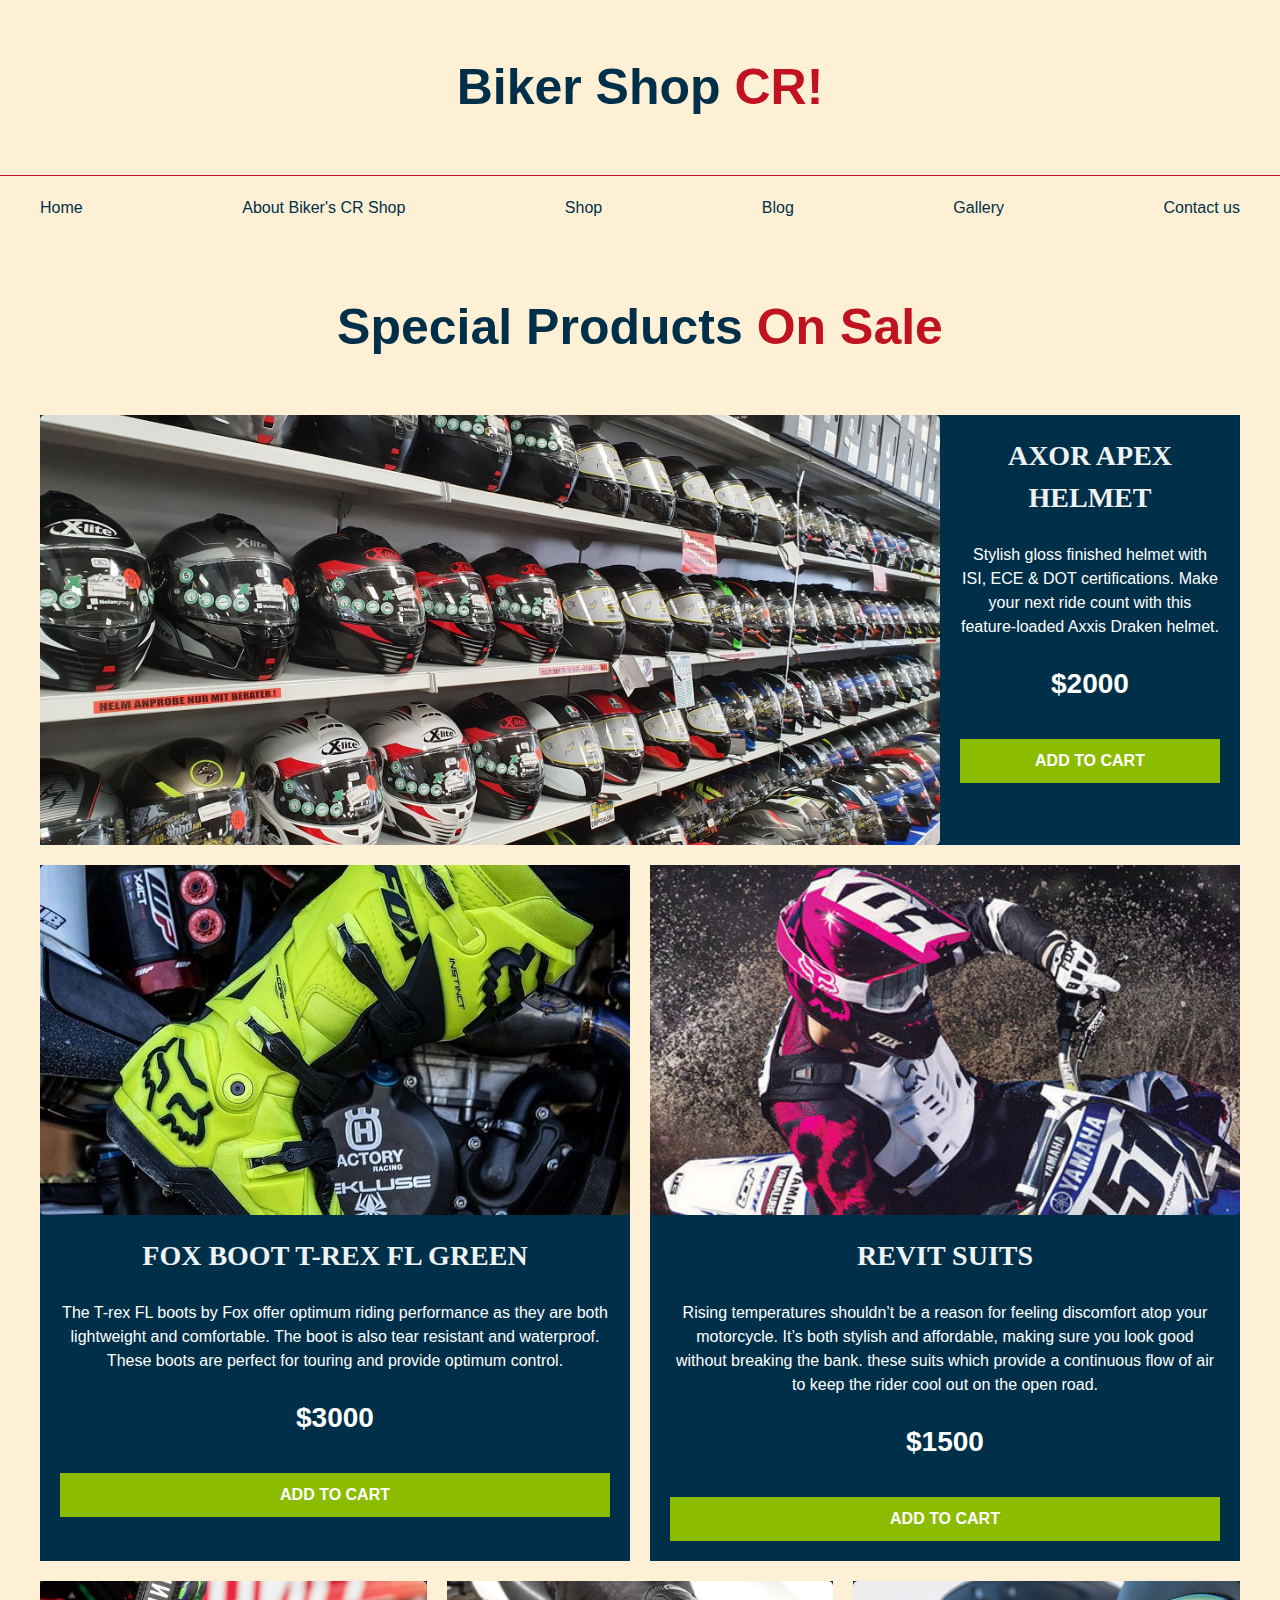
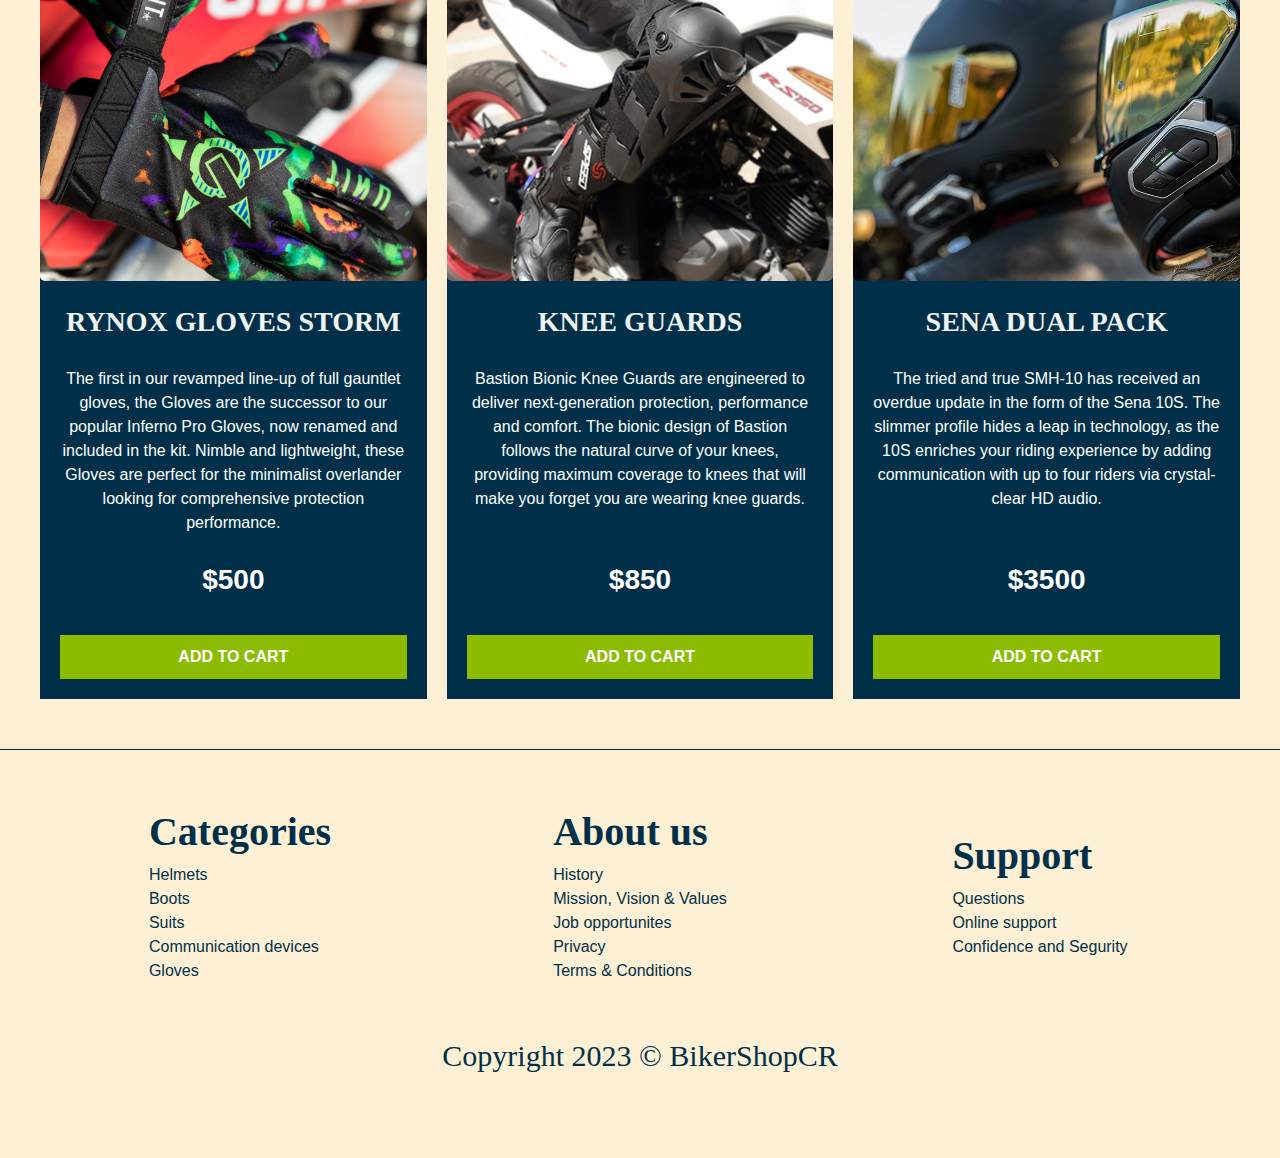
<file: Shop.html>
<!DOCTYPE html>
<html lang="en">
<head>
    <meta charset="UTF-8">
    <meta http-equiv="X-UA-Compatible" content="IE=edge">
    <meta name="viewport" content="width=device-width, initial-scale=1.0">
    <title>Shop</title>
    <link rel="stylesheet" href="./css/normalize.css">
    <link rel="stylesheet" href="./css/style.css">
</head>
<body>
    <header >
        <h1 class ="style-title">Biker Shop<span> CR!</span></h1>
    </header>

    <div class="container-nav">
        <nav class="nav-main container" >
            <a href="index.html">Home</a>
            <a href="aboutUs.html">About Biker's CR Shop</a>
            <a href="Shop.html">Shop</a>
            <a href="blog.html">Blog</a>
            <a href="gallery.html">Gallery</a>
            <a href="contact.html">Contact us</a>
        </nav>
    </div>
    <main class="main-content container">
        <h2 class="text-center">Special Products <span>On Sale</span></h2>

    <div class="products-list">

        <div class="product">
                <img src="./images/helmet.jpg" alt="Product 1">
            <div class="text-product">
                <h3>AXOR APEX HELMET</h3>
                <br>
                <p>Stylish gloss finished helmet with ISI, ECE & DOT certifications. 
                    Make your next ride count with this feature-loaded Axxis Draken helmet.</p>
                    <br>
                <p class="price" >$2000</p>
                <br>
                <a class="btn" href="#">Add to Cart</a>
            </div>
        </div>

        <div class="product">
                <img src="./images/boots.jpg" alt="Product 2">
            <div class="text-product">
                <h3>FOX BOOT T-REX FL GREEN</h3>
                <br>
                <p>The T-rex FL boots by Fox offer optimum riding performance as they are both lightweight 
                    and comfortable. The boot is also tear resistant and waterproof. 
                    These boots are perfect for touring and provide optimum control.</p>
                    <br>
                <p class="price">$3000</p>
                <br>
                <a class="btn" href="#">Add to Cart</a>
            </div>
        </div>

        <div class="product">
                <img src="./images/jacket.jpg" alt="Product 3">
            <div class="text-product">
                <h3>REVIT SUITS</h3>
                <br>
                <p>Rising temperatures shouldn’t be a reason for feeling discomfort atop your motorcycle. 
                    It’s both stylish and affordable, making sure you look good without breaking the bank.
                    these suits  which provide a continuous flow of air to keep the rider cool out on
                     the open road.</p>
                    <br>
                    <p class="price">$1500</p>
                <br>
                <a class="btn" href="#">Add to Cart</a>
            </div>
        </div>

        <div class="product">
                <img src="./images/gloves.jpg" alt="Product 4">
            <div class="text-product">
                <h3>RYNOX GLOVES STORM</h3>
                <br>
                <p>The first in our revamped line-up of full gauntlet gloves, the Gloves are the 
                    successor to our popular Inferno Pro Gloves, now renamed and included in the kit. 
                    Nimble and lightweight, these Gloves are perfect for the minimalist overlander 
                    looking for comprehensive protection performance.</p>
                    <br>
                <p class="price">$500</p>
                <br>
                <a class="btn" href="#">Add to Cart</a>
            </div>
        </div>

        <div class="product">
                <img src="./images/knee.jpg" alt="Product 5">
            <div class="text-product">
                <h3>KNEE GUARDS</h3>
                <br>
                <p>Bastion Bionic Knee Guards are engineered to deliver next-generation protection, 
                    performance and comfort. The bionic design of Bastion follows the natural curve of 
                    your knees, providing maximum coverage to knees that will make you forget you are
                     wearing knee guards.</p>
                     <br><br>
                <p class="price">$850</p>
                <br>
                <a class="btn" href="#">Add to Cart</a>
            </div>
        </div>
        <div class="product">
            <img src="./images/sena.jpg" alt="Product 6">
        <div class="text-product">
            <h3>SENA  DUAL PACK</h3>
            <br>
            <p>The tried and true SMH-10 has received an overdue update in the form of the Sena 10S. 
                The slimmer profile hides a leap in technology, as the 10S enriches your riding experience 
                by adding communication with up to four riders via crystal-clear HD audio.</p>
                <br><br>
            <p class="price">$3500</p>
            <br>
            <a class="btn" href="#">Add to Cart</a>
        </div>
    </div>
    </div>
    </main>

  <footer class="footer-site">
        
    <div class="grid-footer container">
       <div class="footer-cent">
        <h3>Categories</h3>
        <nav class="footer-nav">
            <a href="#">Helmets</a>
            <a href="#">Boots</a>
            <a href="#">Suits</a>
            <a href="#">Communication devices</a>
            <a href="#">Gloves</a>  
        </nav>
       </div>

       <div class="footer-cent">
        <h3>About us</h3>
        <nav class="footer-nav">
            <a href="#">History</a>
            <a href="#">Mission, Vision & Values</a>
            <a href="#">Job opportunites</a>
            <a href="#">Privacy</a>
            <a href="#">Terms & Conditions</a>
        </nav>
       </div>

       <div class="footer-cent">
        <h3>Support</h3>
        <nav class="footer-nav">
            <a href="">Questions</a>
            <a href="">Online support</a>
            <a href="">Confidence and Segurity</a>  
        </nav>
       </div>

    </div>
        <p>Copyright 2023 © BikerShopCR</p>
 </footer>
    
</body>
</html>
</file>
<file: css/style.css>
html {
    box-sizing: border-box;
    font-size: 62.5%; /*1rem=10px*/
    background-color: #fdf0d5;
}
*, *::before, *::after{
    box-sizing:  inherit;
}
body{
   font-family: Verdana, Geneva, Tahoma, sans-serif;
   font-size: 1.6rem;
   line-height: 1.5; 
}
/* Standar Style*/ 
h1,h2 {
    font-family:Verdana, Geneva, Tahoma, sans-serif;
    font-size: 50px;
    margin:0 0 5rem 0;
    color:#003049;
}
h3 {
    font-family: Cambria, Cochin, Georgia, Times, 'Times New Roman', serif;
    font-size: 50px;
    color: #fdf0d5;  
    text-align: center;
    margin-top: 2px;
}

h2 span {
    color: #c1121f;
}
a{
    text-decoration: none;
    color: #003049;
}
header{
    font-size: 100px;
}
.container{
    margin: 0 auto; 
    max-width: 1200px;
}
/* Header & Nav */
.style-title{
    margin-top: 5rem;
    text-align: center;
    font-size: 50%;
}
.style-title span {
    color: #c1121f;
}
.container-nav{
    border-top: 1px solid #c1121f;
}
.nav-main{
    padding:  2rem 0;
    display: flex;
    justify-content: space-between;
}
.hero {
    background-image: url('../images/hero.jpg');
    background-repeat: no-repeat;
    background-size: cover;
    background-position: center center;
    height: 550px;
}

/*Categories*/
.categories {
    padding-top: 5rem;
}
.categories h2{
    text-align: center;
}
.categories-div a {
    text-align: center;
    display: block;
    padding: 2rem;
    font-size: 2rem;
}
.categories-div a:Hover{
    background-color: #c1121f;
    color: #ffffff;
    border-bottom-left-radius: 1rem;
    border-bottom-right-radius: 1rem;
}
.categories-list{
    display: grid;
    grid-template-columns: 325px 325px 288px 330px;
    gap:2rem;
    margin-left: 15px;
    margin-right: 15px;

}
img{
    max-width: 100%;  
   display: block;
   border-radius: 5px;
}
.btn{
    background-color: #8cbc00;
    display: block;
    color: #FFF;
    text-transform: uppercase;
    font-weight: 900;
    padding: 1rem;
    transition: background-color .3s ease-out;
    margin-top: 1rem;
    text-align: center;
}
.btn:hover {
    background-color: #769c02;
}
/*Utilities*/
.text-center{
    text-align: center;
}

.max-with-30{
    max-width: 30rem;
}
/*About US Style*/
.about-us{
    background-image:  linear-gradient(to right, transparent 50%, #003049 50%,#003049 100%),
     url(../images/about-us.jpg);
     background-position: left ;
     padding: 10rem 0;
     background-repeat: no-repeat;
     background-size: 100%, 120rem;
     margin-top: 25px;
}

.about-us-grid{
    display: flex;
    justify-content: flex-end;
    height: 250px;
}

.text-about-us {
    flex-basis: 50%;
    padding-left: 10rem;
    color:#ffffff;
    text-align: center;
}
.text {
    text-align: justify;
    font-size: 1.8rem;
    font-family: Cambria, Cochin, Georgia, Times, 'Times New Roman', serif;
  }
  /*Products categories*/
.main-content{
    padding-top: 5rem;
}
.product{
    background-color: #003049;
}
.text-product h3 {
   margin: 0; 
}
.text-product p {
    margin: 0 0;

 }
.text-product{
    text-align: center;
    color:#ffffff;
    padding: 2rem;
}
.price{
    font-size: 2.8rem;
    font-weight: 900;
    font-family: Impact, Haettenschweiler, 'Arial Narrow Bold', sans-serif;
}
 .product img:hover{
    transform: scale(.9);
 }
 .text-product h3{
    color:#eff2f3;
    text-align: center;
    font-size: 2.8rem;
 }
 .products-list{
    display: grid;
    grid-template-columns: repeat(6, 1fr);
    gap:2rem;
 }
 .product:nth-child(1){
    grid-column: 1 / 7;
    display: grid;
    grid-template-columns: 3fr 1fr;
 }
 .product:nth-child(1) img{
    height: 43rem;
    width: 100%;
    object-fit:cover;
 }

 .product:nth-child(2){
    grid-column: 1 / 4;
 }
 .product:nth-child(2) img {
    grid-column: 1 / 4;
    height: 35rem;
    width: 100%;
    object-fit: cover;
 }

 .product:nth-child(3){
    grid-column: 4 / 7;
 }
 .product:nth-child(3) img {
    grid-column: 1 / 4;
    height: 35rem;
    width: 100%;
    object-fit: cover;
 }
 .product:nth-child(4){
    grid-column: 1 / 3;
 }
 .product:nth-child(4) img {
    grid-column: 1 / 3;
    height: 30rem;
    width: 100%;
    object-fit: cover;
 }
 .product:nth-child(5){
    grid-column: 3 / 5;
 }
 .product:nth-child(5) img {
    grid-column: 3 / 5;
    height: 30rem;
    width: 100%;
    object-fit: cover;
 }
 
 .product:nth-child(6){
    grid-column: 5 / 7;
 }
 .product:nth-child(6) img {
    grid-column: 5 / 7;
    height: 30rem;
    width: 100%;
    object-fit: cover;
 }
/*Footer */
.footer-site h3{
    color: #003049;
    text-align: left;
    margin-bottom: 0.1rem;
    font-size: 4rem;
}
.footer-cent{
    margin: auto;
}
.footer-site{
    border-top: 1px solid #003049;
    margin-top: 5rem;
    padding: 5rem;
}
.grid-footer {
    display: grid;
    grid-template-columns: repeat(3,1fr);
    gap:2rem;
}
.footer-nav a{
    display: block;
}
.footer-site p{
    text-align: center;
    margin-top: 5rem;
    font-size: 3rem;
    color:#003049;
    font-family: Cambria, Cochin, Georgia, Times, 'Times New Roman', serif;
}

/*Our Family*/
.aboutUs-container{
    display: grid;
    grid-template-columns: repeat(auto-fit,minmax(25rem,1fr));
    gap:4rem;
 }
 .story-inf{
    display: flex; /*left to right*/
    flex-direction: column;
    justify-content: center;
    text-align: justify;
 }

 /*Blog Style*/
 .container-blog{
    display: grid;
    grid-template-columns: 2fr 1fr;
    column-gap: 4rem;
    margin-left: 15rem;
    width: 110rem;
 }
 .in{
   border-bottom: 2px solid #e1e1e1; 
   padding-bottom: 4rem;
   margin-bottom: 2rem;
 }
 .in:last-of-type{
    border-bottom: none;
 }
 .meta-data{
    display: flex;
    justify-content: space-between;
 }
 .meta-data p{
    font-family:'Times New Roman', Times, serif;
    font-size: 2rem;
    font-weight: 200;
 }
 .meta-data span{
    color: #003049;;
 }
 .blog-in{
    font-family: 'Times New Roman', Times, serif;
    font-size: 2rem;
    text-align: justify;
 }
 .content-in-blog{
    width: 60rem;
    margin: auto;
 }

 /*Gallery*/
 .gallery{
    list-style: none;
    padding: 0;
    margin: 0;
    display: grid;
    grid-template-columns: repeat(3,1fr);
    gap: 2rem;  
 }
 .gallery img{
    height: 35rem;
    width: 35rem;
    object-fit: cover;
 }
</file>
